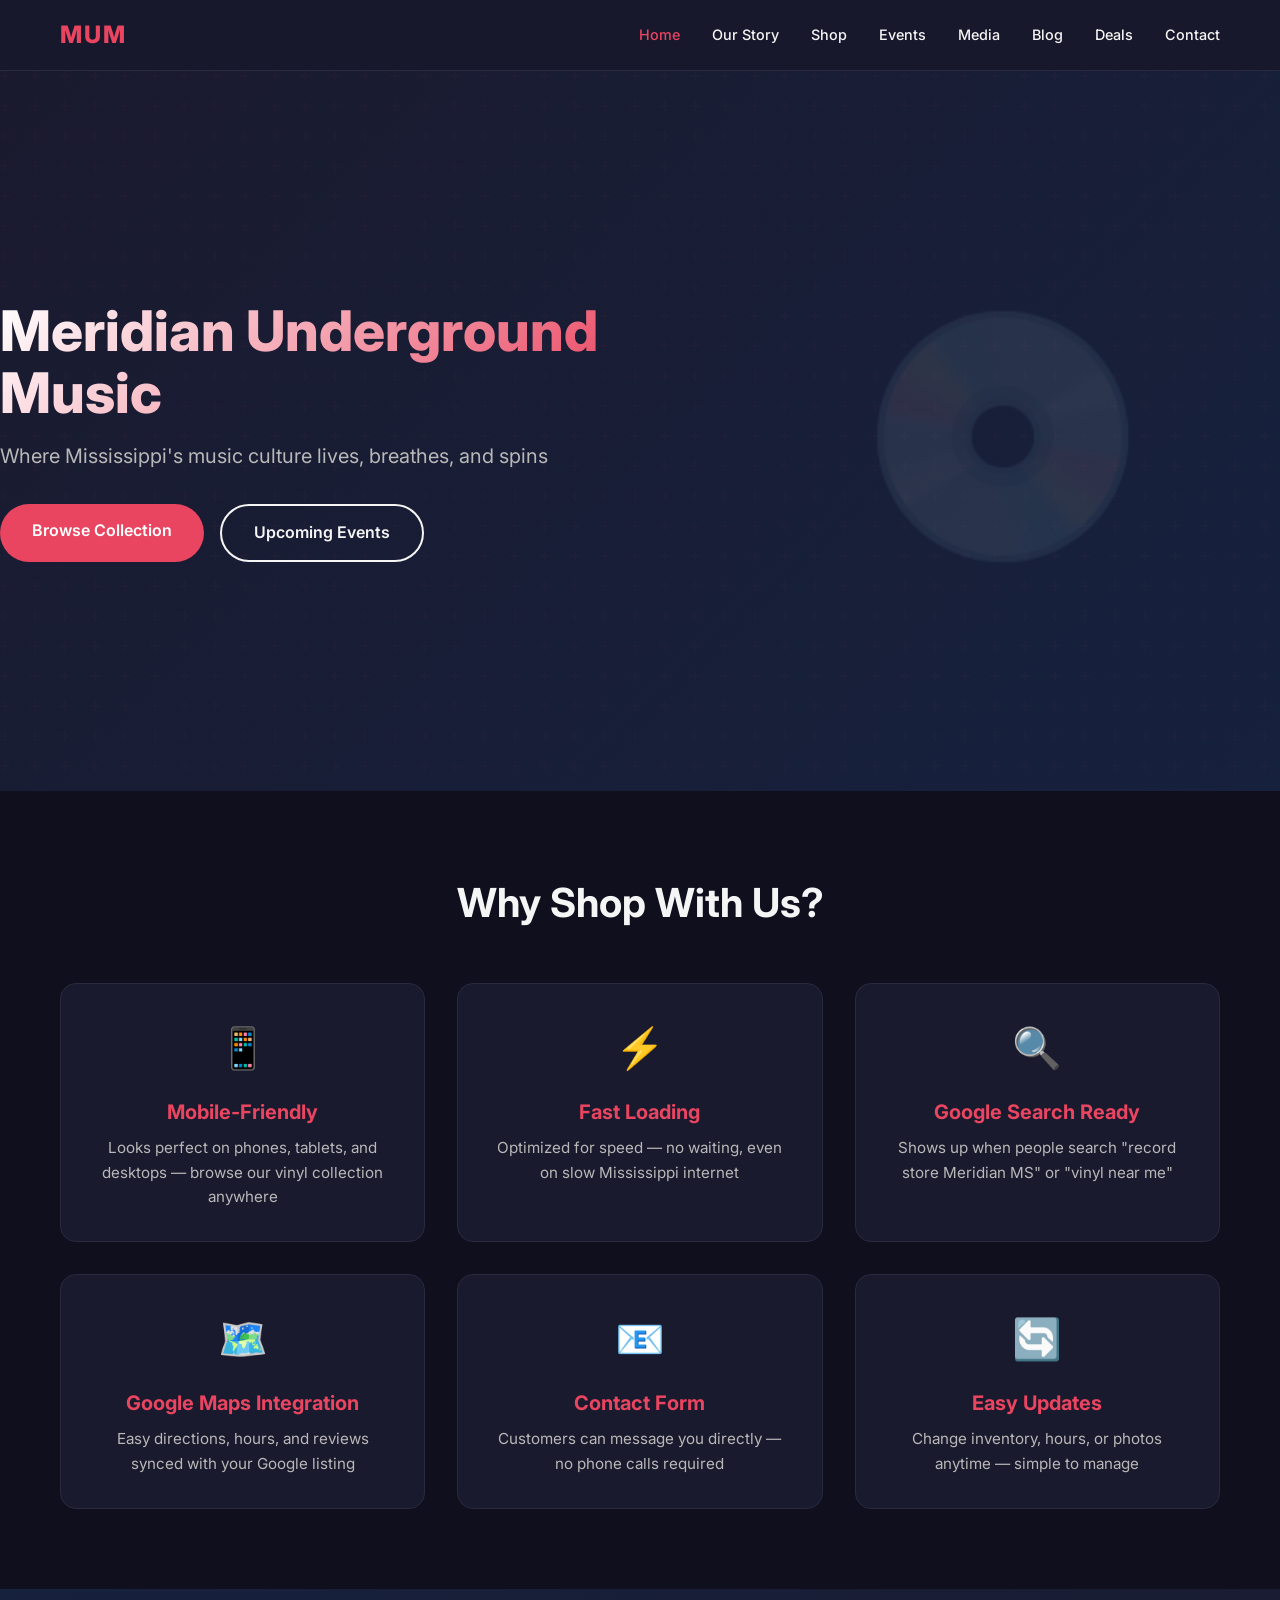
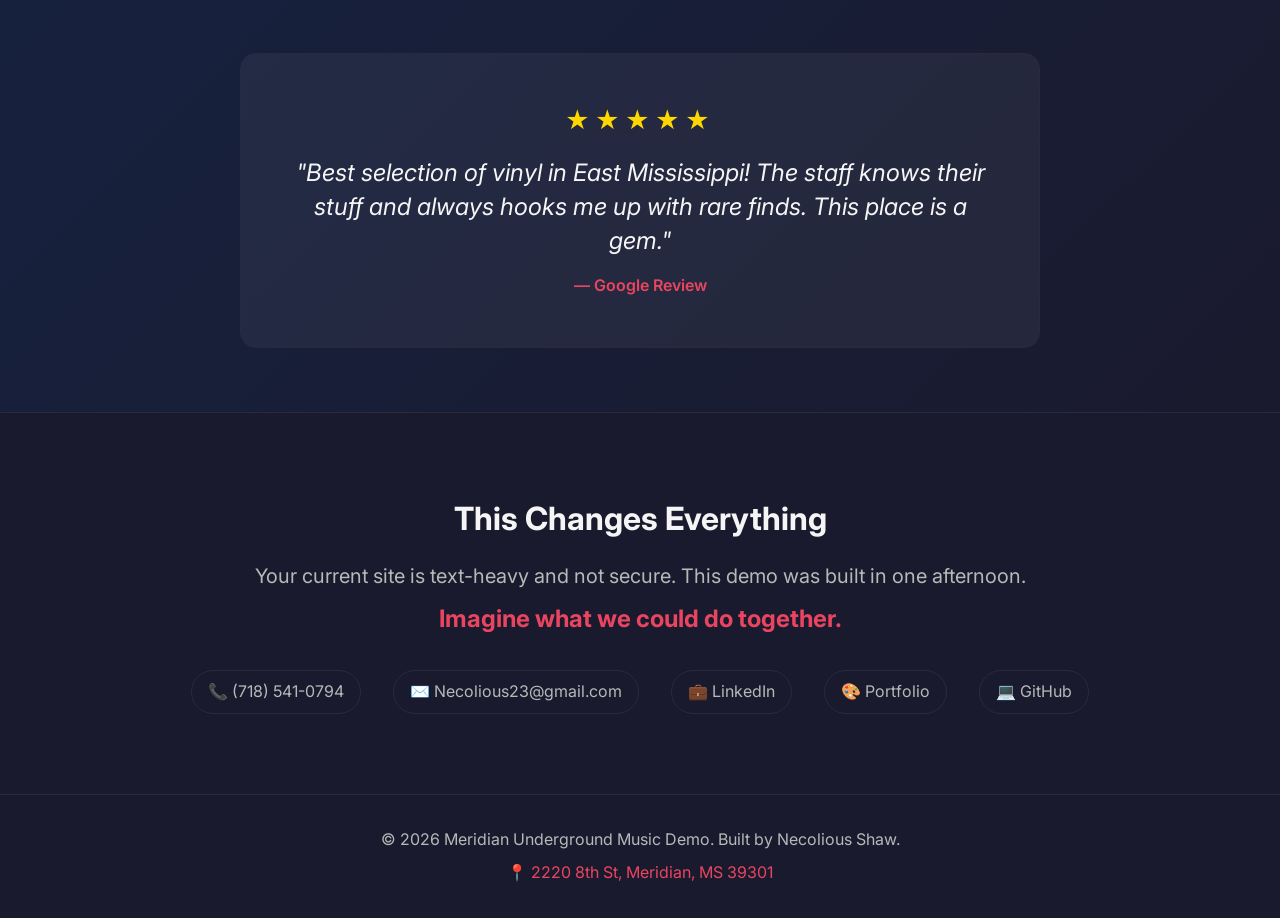
<file: index.html>
<!DOCTYPE html>
<html lang="en">
<head>
    <meta charset="UTF-8">
    <meta name="viewport" content="width=device-width, initial-scale=1.0">
    <title>Meridian Underground Music | Vinyl, Guitars & More | Meridian, MS</title>
    <meta name="description" content="Meridian's premier independent record store. Vinyl records, guitars, accessories, and local music culture since 2010.">
    <link rel="stylesheet" href="styles.css">
    <link href="https://fonts.googleapis.com/css2?family=Inter:wght@300;400;600;800&display=swap" rel="stylesheet">
</head>
<body>
    <nav class="navbar">
        <div class="container">
            <a href="index.html" class="logo">MUM</a>
            <button class="nav-toggle" onclick="toggleNav()">☰</button>
            <ul class="nav-links" id="navLinks">
                <li><a href="index.html" class="active">Home</a></li>
                <li><a href="story.html">Our Story</a></li>
                <li><a href="shop.html">Shop</a></li>
                <li><a href="events.html">Events</a></li>
                <li><a href="videos.html">Media</a></li>
                <li><a href="blog.html">Blog</a></li>
                <li><a href="offers.html">Deals</a></li>
                <li><a href="contact.html">Contact</a></li>
            </ul>
        </div>
    </nav>

    <header class="hero">
        <div class="hero-content">
            <h1>Meridian Underground Music</h1>
            <p class="tagline">Where Mississippi's music culture lives, breathes, and spins</p>
            <div class="hero-buttons">
                <a href="shop.html" class="btn btn-primary">Browse Collection</a>
                <a href="events.html" class="btn btn-secondary">Upcoming Events</a>
            </div>
        </div>
        <div class="hero-image">
            <div class="vinyl-animation">💿</div>
        </div>
    </header>

    <section class="features">
        <div class="container">
            <h2>Why Shop With Us?</h2>
            <div class="features-grid">
                <div class="feature-card">
                    <div class="icon">📱</div>
                    <h3>Mobile-Friendly</h3>
                    <p>Looks perfect on phones, tablets, and desktops — browse our vinyl collection anywhere</p>
                </div>
                <div class="feature-card">
                    <div class="icon">⚡</div>
                    <h3>Fast Loading</h3>
                    <p>Optimized for speed — no waiting, even on slow Mississippi internet</p>
                </div>
                <div class="feature-card">
                    <div class="icon">🔍</div>
                    <h3>Google Search Ready</h3>
                    <p>Shows up when people search "record store Meridian MS" or "vinyl near me"</p>
                </div>
                <div class="feature-card">
                    <div class="icon">🗺️</div>
                    <h3>Google Maps Integration</h3>
                    <p>Easy directions, hours, and reviews synced with your Google listing</p>
                </div>
                <div class="feature-card">
                    <div class="icon">📧</div>
                    <h3>Contact Form</h3>
                    <p>Customers can message you directly — no phone calls required</p>
                </div>
                <div class="feature-card">
                    <div class="icon">🔄</div>
                    <h3>Easy Updates</h3>
                    <p>Change inventory, hours, or photos anytime — simple to manage</p>
                </div>
            </div>
        </div>
    </section>

    <section class="testimonial">
        <div class="container">
            <div class="testimonial-card">
                <div class="stars">★★★★★</div>
                <p class="quote">"Best selection of vinyl in East Mississippi! The staff knows their stuff and always hooks me up with rare finds. This place is a gem."</p>
                <p class="author">— Google Review</p>
            </div>
        </div>
    </section>

    <section class="cta-section">
        <div class="container">
            <h2>This Changes Everything</h2>
            <p class="lead">Your current site is text-heavy and not secure. This demo was built in one afternoon.</p>
            <p class="highlight">Imagine what we could do together.</p>
            <div class="contact-info-footer">
                <a href="tel:718-541-0794" class="contact-item">📞 (718) 541-0794</a>
                <a href="mailto:Necolious23@gmail.com" class="contact-item">✉️ Necolious23@gmail.com</a>
                <a href="https://www.linkedin.com/in/necolious-shaw-442873396/" target="_blank" class="contact-item">💼 LinkedIn</a>
                <a href="https://necoliouss.github.io/NecoliousShaw-portfolio/" target="_blank" class="contact-item">🎨 Portfolio</a>
                <a href="https://github.com/necoliouss" target="_blank" class="contact-item">💻 GitHub</a>
            </div>
        </div>
    </section>

    <footer>
        <div class="container">
            <p>&copy; 2026 Meridian Underground Music Demo. Built by Necolious Shaw.</p>
            <p class="location">📍 2220 8th St, Meridian, MS 39301</p>
        </div>
    </footer>

    <script>
        function toggleNav() {
            document.getElementById('navLinks').classList.toggle('active');
        }
    </script>
</body>
</html>
</file>
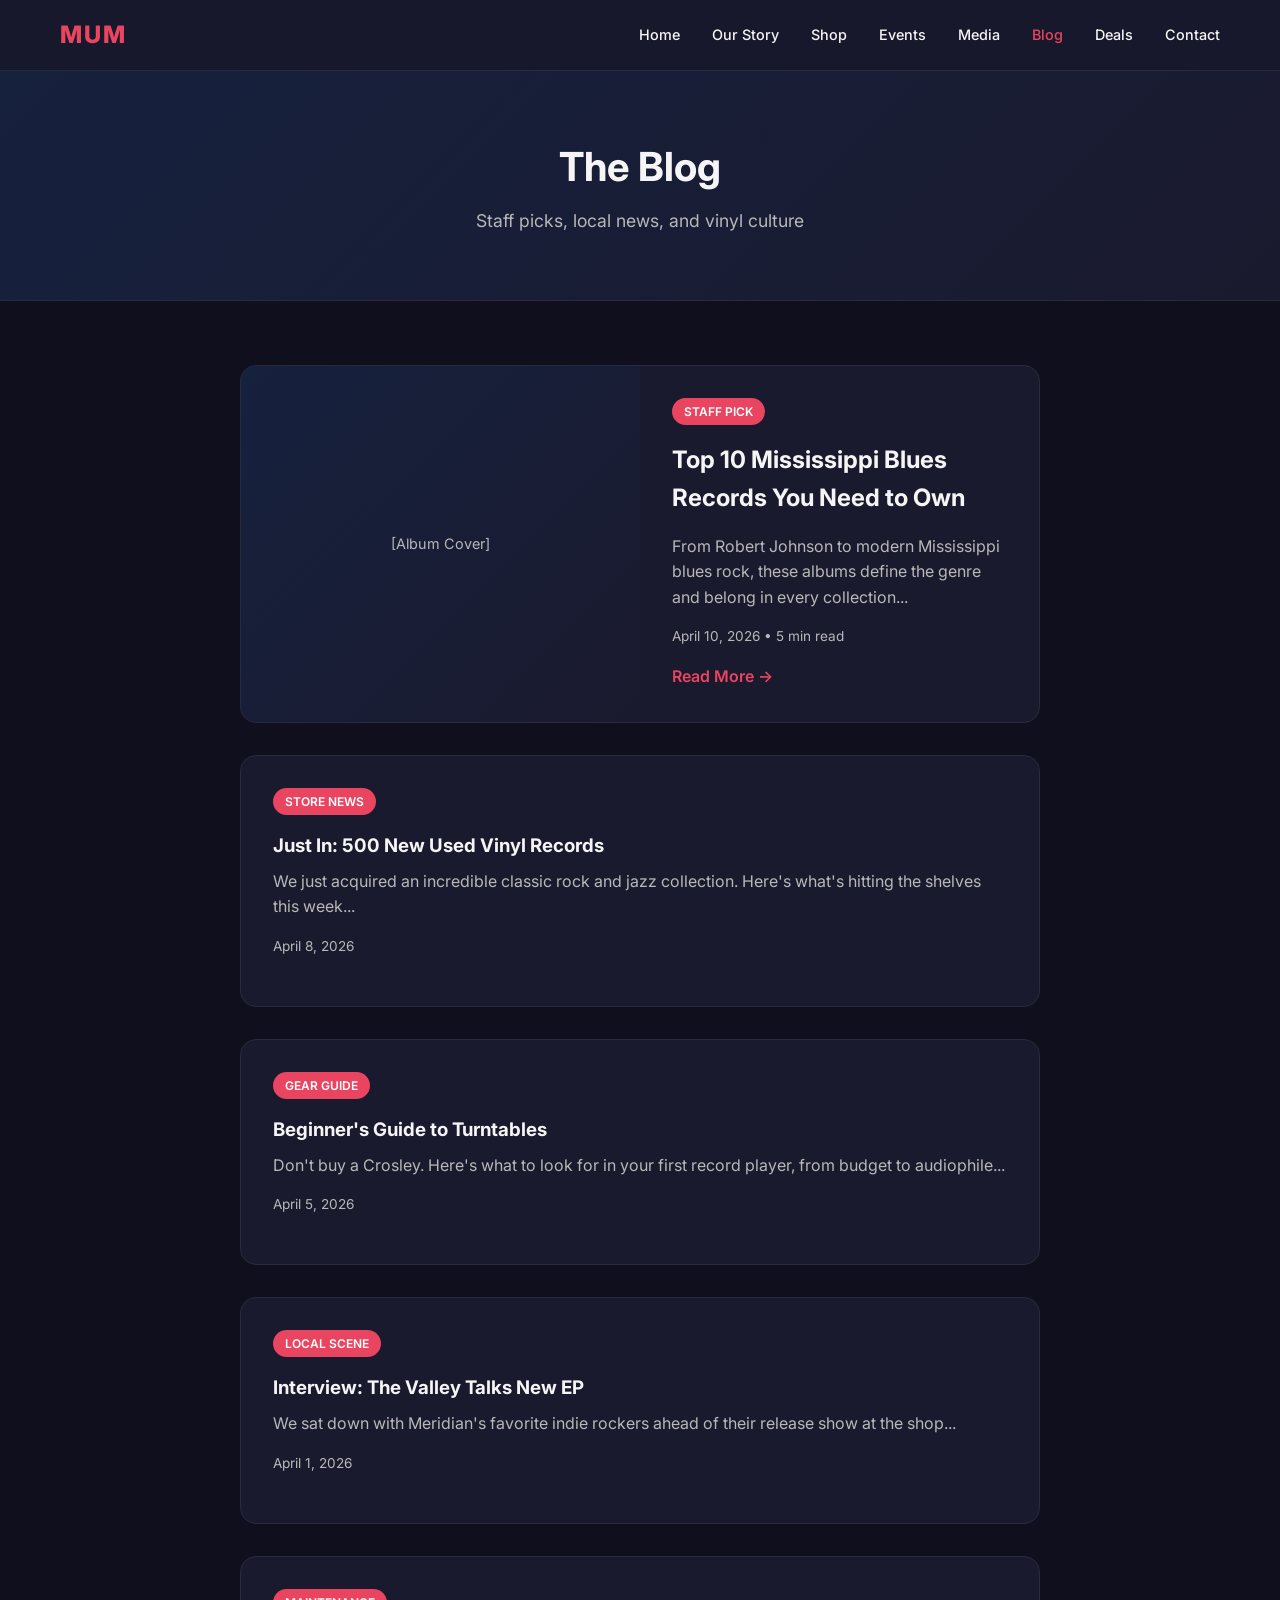
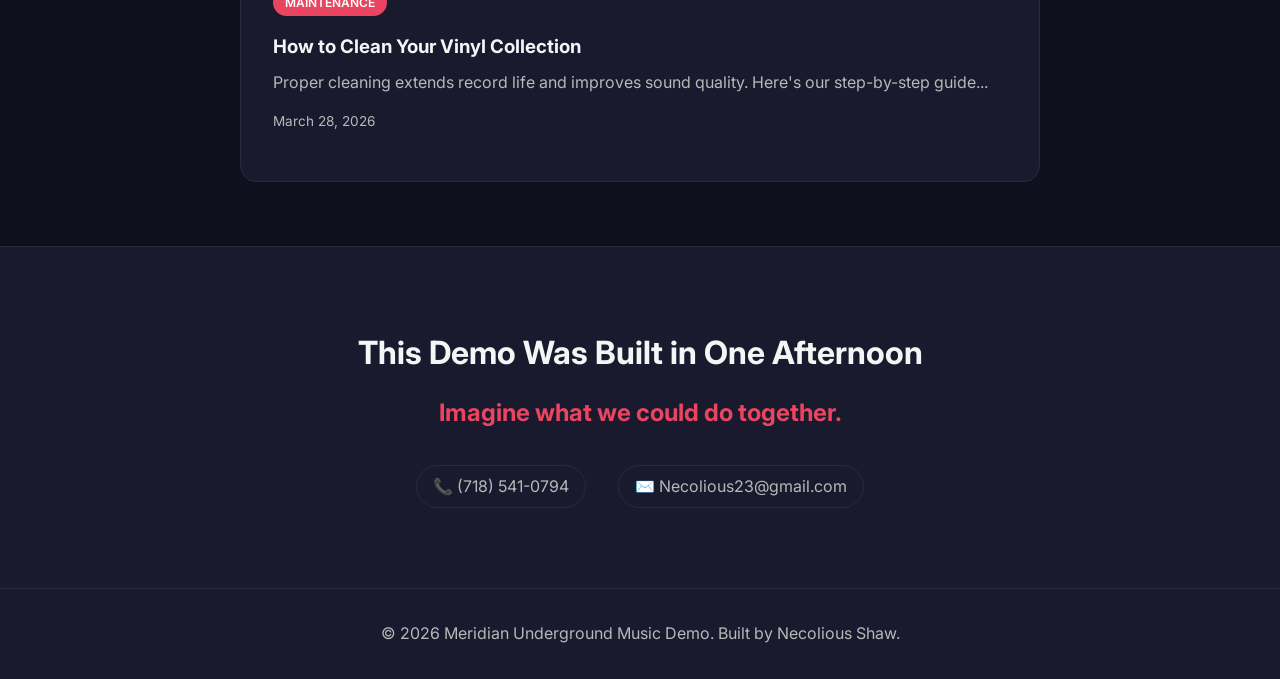
<file: blog.html>
<!DOCTYPE html>
<html lang="en">
<head>
    <meta charset="UTF-8">
    <meta name="viewport" content="width=device-width, initial-scale=1.0">
    <title>Blog | Meridian Underground Music</title>
    <meta name="description" content="Music news, staff picks, and local scene updates from Meridian Underground Music.">
    <link rel="stylesheet" href="styles.css">
    <link href="https://fonts.googleapis.com/css2?family=Inter:wght@300;400;600;800&display=swap" rel="stylesheet">
</head>
<body>
    <nav class="navbar">
        <div class="container">
            <a href="index.html" class="logo">MUM</a>
            <button class="nav-toggle" onclick="toggleNav()">☰</button>
            <ul class="nav-links" id="navLinks">
                <li><a href="index.html">Home</a></li>
                <li><a href="story.html">Our Story</a></li>
                <li><a href="shop.html">Shop</a></li>
                <li><a href="events.html">Events</a></li>
                <li><a href="videos.html">Media</a></li>
                <li><a href="blog.html" class="active">Blog</a></li>
                <li><a href="offers.html">Deals</a></li>
                <li><a href="contact.html">Contact</a></li>
            </ul>
        </div>
    </nav>

    <header class="page-header">
        <div class="container">
            <h1>The Blog</h1>
            <p>Staff picks, local news, and vinyl culture</p>
        </div>
    </header>

    <section class="blog-section">
        <div class="container">
            <div class="blog-grid">
                <article class="blog-card featured-post">
                    <div class="blog-image placeholder-img">[Album Cover]</div>
                    <div class="blog-content">
                        <span class="category">Staff Pick</span>
                        <h2>Top 10 Mississippi Blues Records You Need to Own</h2>
                        <p class="excerpt">From Robert Johnson to modern Mississippi blues rock, these albums define the genre and belong in every collection...</p>
                        <div class="meta">April 10, 2026 • 5 min read</div>
                        <a href="#" class="read-more">Read More →</a>
                    </div>
                </article>

                <article class="blog-card">
                    <div class="blog-content">
                        <span class="category">Store News</span>
                        <h3>Just In: 500 New Used Vinyl Records</h3>
                        <p class="excerpt">We just acquired an incredible classic rock and jazz collection. Here's what's hitting the shelves this week...</p>
                        <div class="meta">April 8, 2026</div>
                    </div>
                </article>

                <article class="blog-card">
                    <div class="blog-content">
                        <span class="category">Gear Guide</span>
                        <h3>Beginner's Guide to Turntables</h3>
                        <p class="excerpt">Don't buy a Crosley. Here's what to look for in your first record player, from budget to audiophile...</p>
                        <div class="meta">April 5, 2026</div>
                    </div>
                </article>

                <article class="blog-card">
                    <div class="blog-content">
                        <span class="category">Local Scene</span>
                        <h3>Interview: The Valley Talks New EP</h3>
                        <p class="excerpt">We sat down with Meridian's favorite indie rockers ahead of their release show at the shop...</p>
                        <div class="meta">April 1, 2026</div>
                    </div>
                </article>

                <article class="blog-card">
                    <div class="blog-content">
                        <span class="category">Maintenance</span>
                        <h3>How to Clean Your Vinyl Collection</h3>
                        <p class="excerpt">Proper cleaning extends record life and improves sound quality. Here's our step-by-step guide...</p>
                        <div class="meta">March 28, 2026</div>
                    </div>
                </article>
            </div>
        </div>
    </section>

    <section class="cta-section">
        <div class="container">
            <h2>This Demo Was Built in One Afternoon</h2>
            <p class="highlight">Imagine what we could do together.</p>
            <div class="contact-info-footer">
                <a href="tel:718-541-0794" class="contact-item">📞 (718) 541-0794</a>
                <a href="mailto:Necolious23@gmail.com" class="contact-item">✉️ Necolious23@gmail.com</a>
            </div>
        </div>
    </section>

    <footer>
        <div class="container">
            <p>&copy; 2026 Meridian Underground Music Demo. Built by Necolious Shaw.</p>
        </div>
    </footer>

    <script>
        function toggleNav() {
            document.getElementById('navLinks').classList.toggle('active');
        }
    </script>
</body>
</html>
</file>
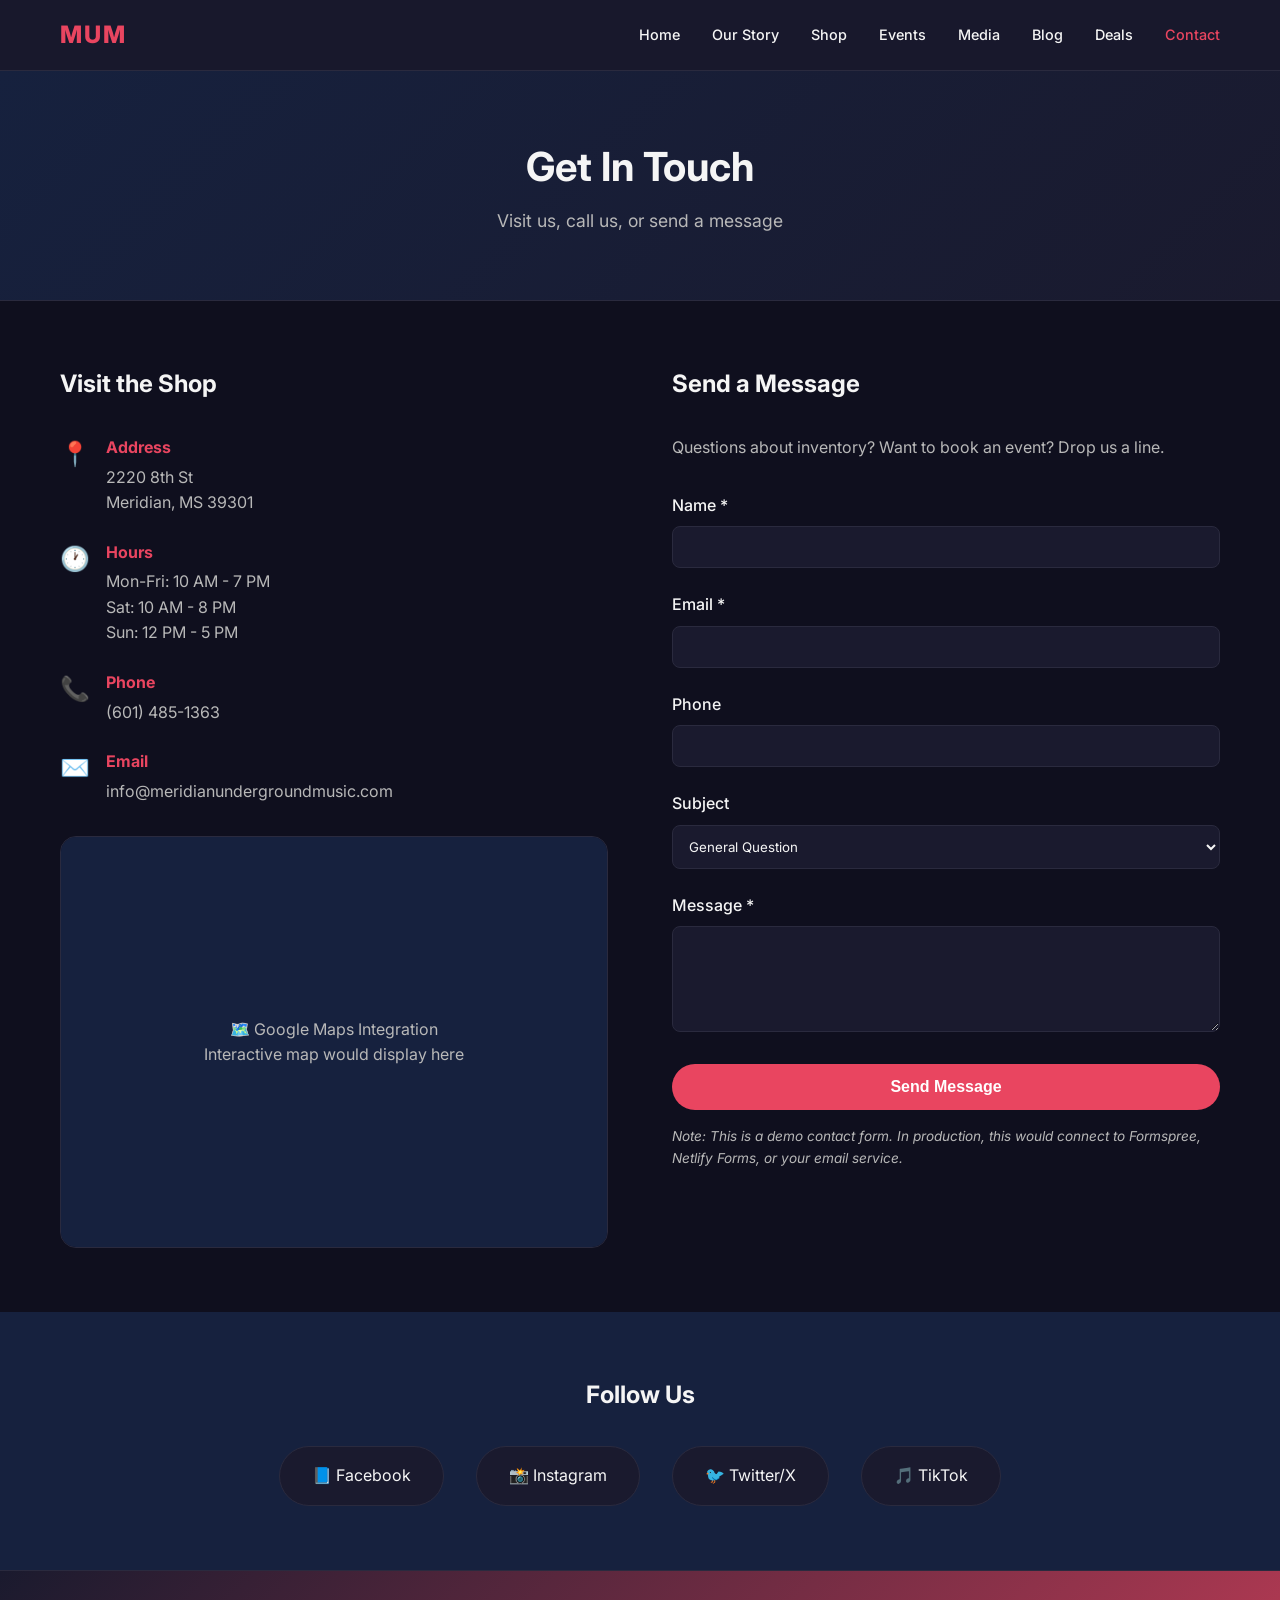
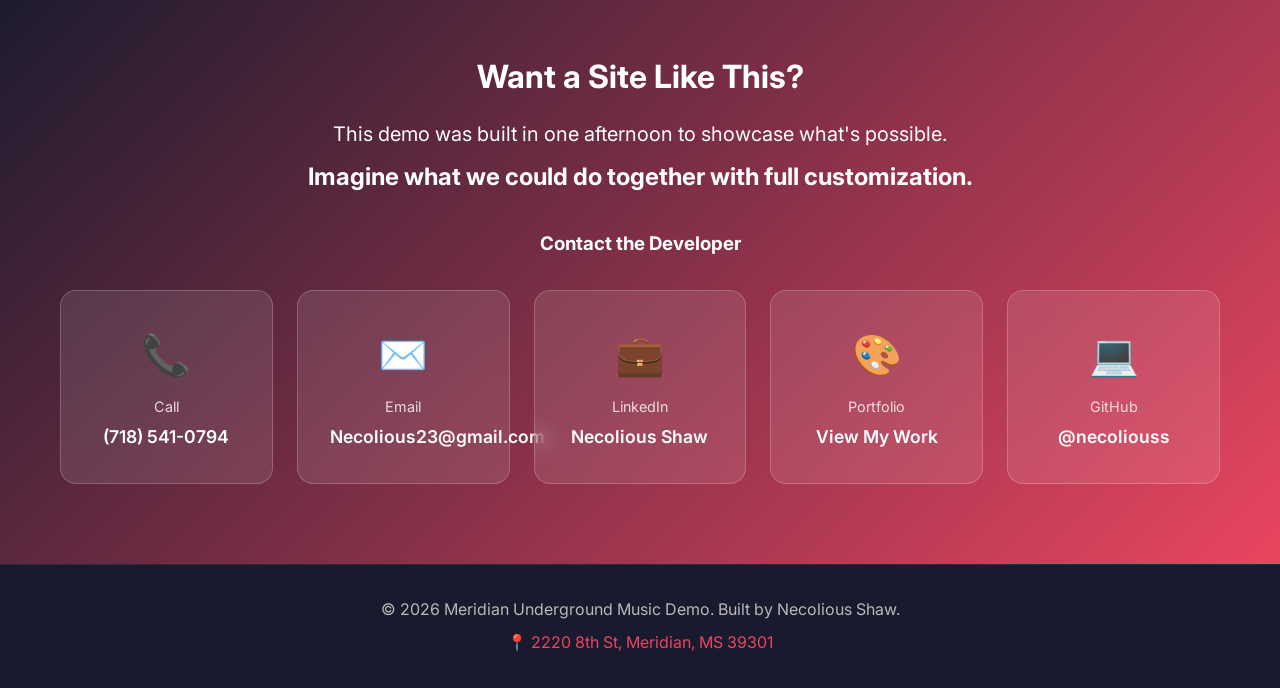
<file: contact.html>
<!DOCTYPE html>
<html lang="en">
<head>
    <meta charset="UTF-8">
    <meta name="viewport" content="width=device-width, initial-scale=1.0">
    <title>Contact | Meridian Underground Music</title>
    <meta name="description" content="Contact Meridian Underground Music. Find us at 2220 8th St, Meridian, MS.">
    <link rel="stylesheet" href="styles.css">
    <link href="https://fonts.googleapis.com/css2?family=Inter:wght@300;400;600;800&display=swap" rel="stylesheet">
</head>
<body>
    <nav class="navbar">
        <div class="container">
            <a href="index.html" class="logo">MUM</a>
            <button class="nav-toggle" onclick="toggleNav()">☰</button>
            <ul class="nav-links" id="navLinks">
                <li><a href="index.html">Home</a></li>
                <li><a href="story.html">Our Story</a></li>
                <li><a href="shop.html">Shop</a></li>
                <li><a href="events.html">Events</a></li>
                <li><a href="videos.html">Media</a></li>
                <li><a href="blog.html">Blog</a></li>
                <li><a href="offers.html">Deals</a></li>
                <li><a href="contact.html" class="active">Contact</a></li>
            </ul>
        </div>
    </nav>

    <header class="page-header">
        <div class="container">
            <h1>Get In Touch</h1>
            <p>Visit us, call us, or send a message</p>
        </div>
    </header>

    <section class="contact-section">
        <div class="container">
            <div class="contact-grid">
                <div class="contact-info-block">
                    <h2>Visit the Shop</h2>
                    <div class="info-item">
                        <span class="icon">📍</span>
                        <div>
                            <p><strong>Address</strong></p>
                            <p>2220 8th St<br>Meridian, MS 39301</p>
                        </div>
                    </div>
                    <div class="info-item">
                        <span class="icon">🕐</span>
                        <div>
                            <p><strong>Hours</strong></p>
                            <p>Mon-Fri: 10 AM - 7 PM<br>Sat: 10 AM - 8 PM<br>Sun: 12 PM - 5 PM</p>
                        </div>
                    </div>
                    <div class="info-item">
                        <span class="icon">📞</span>
                        <div>
                            <p><strong>Phone</strong></p>
                            <p>(601) 485-1363</p>
                        </div>
                    </div>
                    <div class="info-item">
                        <span class="icon">✉️</span>
                        <div>
                            <p><strong>Email</strong></p>
                            <p>info@meridianundergroundmusic.com</p>
                        </div>
                    </div>
                    
                    <div class="map-container">
                        <div class="map-placeholder">
                            <p>🗺️ Google Maps Integration</p>
                            <p>Interactive map would display here</p>
                        </div>
                    </div>
                </div>

                <div class="contact-form-block">
                    <h2>Send a Message</h2>
                    <p>Questions about inventory? Want to book an event? Drop us a line.</p>
                    
                    <form class="contact-form">
                        <div class="form-group">
                            <label for="name">Name *</label>
                            <input type="text" id="name" name="name" required>
                        </div>
                        <div class="form-group">
                            <label for="email">Email *</label>
                            <input type="email" id="email" name="email" required>
                        </div>
                        <div class="form-group">
                            <label for="phone">Phone</label>
                            <input type="tel" id="phone" name="phone">
                        </div>
                        <div class="form-group">
                            <label for="subject">Subject</label>
                            <select id="subject" name="subject">
                                <option>General Question</option>
                                <option>Product Inquiry</option>
                                <option>Event Booking</option>
                                <option>Trade-in Appraisal</option>
                                <option>Lesson Sign-up</option>
                            </select>
                        </div>
                        <div class="form-group">
                            <label for="message">Message *</label>
                            <textarea id="message" name="message" rows="5" required></textarea>
                        </div>
                        <button type="submit" class="btn btn-primary btn-full">Send Message</button>
                    </form>
                    <p class="form-note">Note: This is a demo contact form. In production, this would connect to Formspree, Netlify Forms, or your email service.</p>
                </div>
            </div>
        </div>
    </section>

    <section class="social-section">
        <div class="container">
            <h2>Follow Us</h2>
            <div class="social-links">
                <a href="#" class="social-link">📘 Facebook</a>
                <a href="#" class="social-link">📸 Instagram</a>
                <a href="#" class="social-link">🐦 Twitter/X</a>
                <a href="#" class="social-link">🎵 TikTok</a>
            </div>
        </div>
    </section>

    <section class="cta-section developer-cta">
        <div class="container">
            <h2>Want a Site Like This?</h2>
            <p class="lead">This demo was built in one afternoon to showcase what's possible.</p>
            <p class="highlight">Imagine what we could do together with full customization.</p>
            
            <div class="developer-contact">
                <h3>Contact the Developer</h3>
                <div class="contact-cards">
                    <a href="tel:718-541-0794" class="contact-card-large">
                        <span class="big-icon">📞</span>
                        <span class="contact-label">Call</span>
                        <span class="contact-detail">(718) 541-0794</span>
                    </a>
                    <a href="mailto:Necolious23@gmail.com" class="contact-card-large">
                        <span class="big-icon">✉️</span>
                        <span class="contact-label">Email</span>
                        <span class="contact-detail">Necolious23@gmail.com</span>
                    </a>
                    <a href="https://www.linkedin.com/in/necolious-shaw-442873396/" target="_blank" class="contact-card-large">
                        <span class="big-icon">💼</span>
                        <span class="contact-label">LinkedIn</span>
                        <span class="contact-detail">Necolious Shaw</span>
                    </a>
                    <a href="https://necoliouss.github.io/NecoliousShaw-portfolio/" target="_blank" class="contact-card-large">
                        <span class="big-icon">🎨</span>
                        <span class="contact-label">Portfolio</span>
                        <span class="contact-detail">View My Work</span>
                    </a>
                    <a href="https://github.com/necoliouss" target="_blank" class="contact-card-large">
                        <span class="big-icon">💻</span>
                        <span class="contact-label">GitHub</span>
                        <span class="contact-detail">@necoliouss</span>
                    </a>
                </div>
            </div>
        </div>
    </section>

    <footer>
        <div class="container">
            <p>&copy; 2026 Meridian Underground Music Demo. Built by Necolious Shaw.</p>
            <p class="location">📍 2220 8th St, Meridian, MS 39301</p>
        </div>
    </footer>

    <script>
        function toggleNav() {
            document.getElementById('navLinks').classList.toggle('active');
        }
        
        // Demo form handler
        document.querySelector('.contact-form').addEventListener('submit', function(e) {
            e.preventDefault();
            alert('Demo form submitted! In production, this would send to Formspree or similar service.');
        });
    </script>
</body>
</html>
</file>
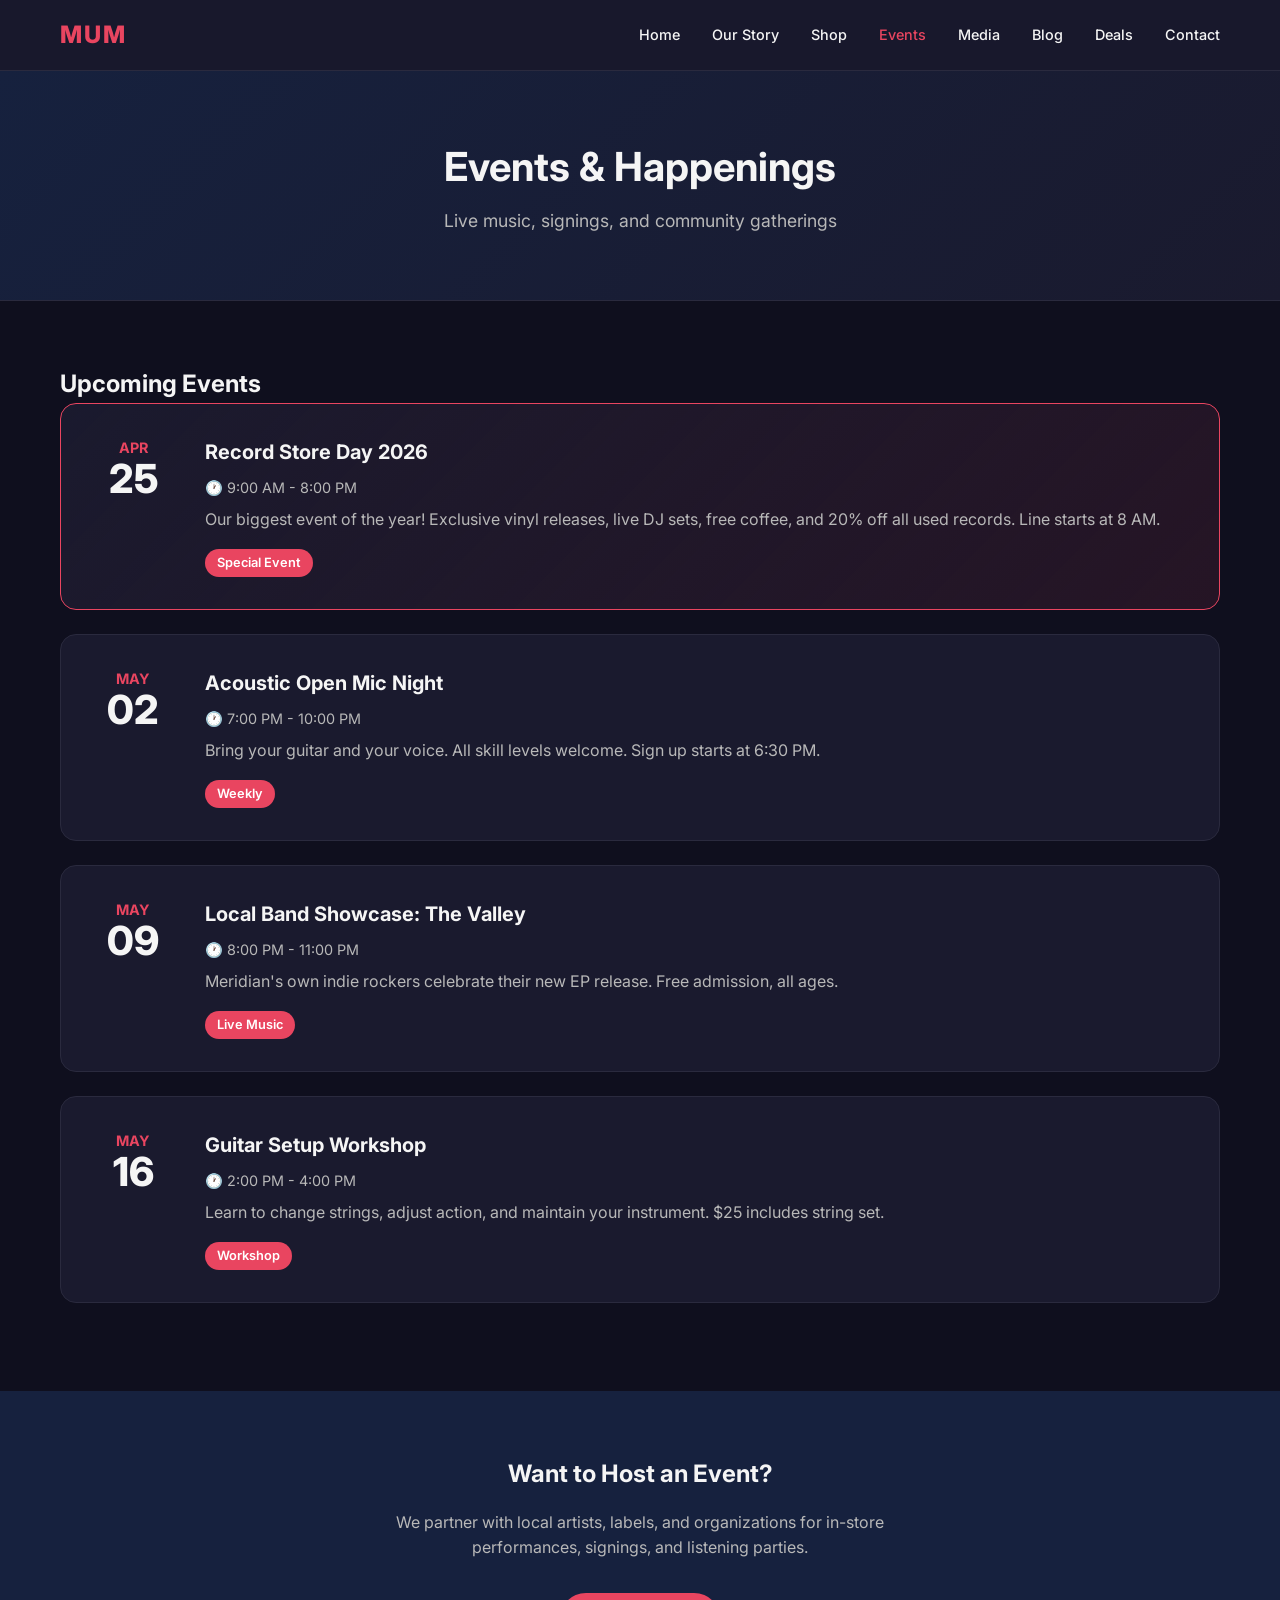
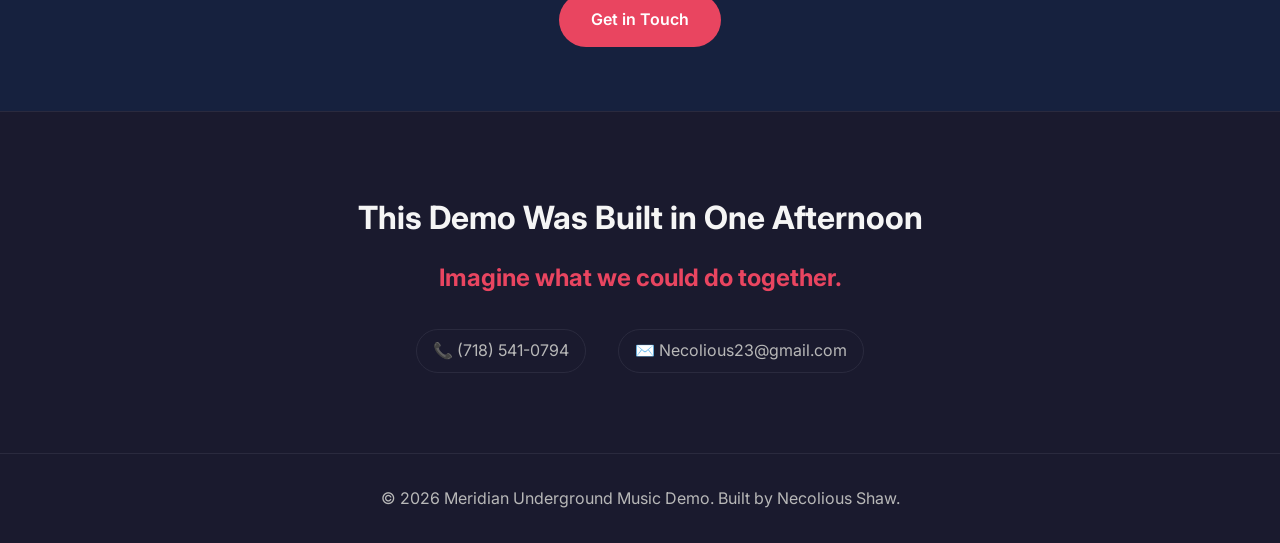
<file: events.html>
<!DOCTYPE html>
<html lang="en">
<head>
    <meta charset="UTF-8">
    <meta name="viewport" content="width=device-width, initial-scale=1.0">
    <title>Events | Meridian Underground Music</title>
    <meta name="description" content="Live music, album releases, and community events at Meridian Underground Music.">
    <link rel="stylesheet" href="styles.css">
    <link href="https://fonts.googleapis.com/css2?family=Inter:wght@300;400;600;800&display=swap" rel="stylesheet">
</head>
<body>
    <nav class="navbar">
        <div class="container">
            <a href="index.html" class="logo">MUM</a>
            <button class="nav-toggle" onclick="toggleNav()">☰</button>
            <ul class="nav-links" id="navLinks">
                <li><a href="index.html">Home</a></li>
                <li><a href="story.html">Our Story</a></li>
                <li><a href="shop.html">Shop</a></li>
                <li><a href="events.html" class="active">Events</a></li>
                <li><a href="videos.html">Media</a></li>
                <li><a href="blog.html">Blog</a></li>
                <li><a href="offers.html">Deals</a></li>
                <li><a href="contact.html">Contact</a></li>
            </ul>
        </div>
    </nav>

    <header class="page-header">
        <div class="container">
            <h1>Events & Happenings</h1>
            <p>Live music, signings, and community gatherings</p>
        </div>
    </header>

    <section class="events-section">
        <div class="container">
            <h2>Upcoming Events</h2>
            
            <div class="event-card featured">
                <div class="event-date">
                    <span class="month">APR</span>
                    <span class="day">25</span>
                </div>
                <div class="event-details">
                    <h3>Record Store Day 2026</h3>
                    <p class="time">🕐 9:00 AM - 8:00 PM</p>
                    <p class="description">Our biggest event of the year! Exclusive vinyl releases, live DJ sets, free coffee, and 20% off all used records. Line starts at 8 AM.</p>
                    <span class="tag">Special Event</span>
                </div>
            </div>

            <div class="event-card">
                <div class="event-date">
                    <span class="month">MAY</span>
                    <span class="day">02</span>
                </div>
                <div class="event-details">
                    <h3>Acoustic Open Mic Night</h3>
                    <p class="time">🕐 7:00 PM - 10:00 PM</p>
                    <p class="description">Bring your guitar and your voice. All skill levels welcome. Sign up starts at 6:30 PM.</p>
                    <span class="tag">Weekly</span>
                </div>
            </div>

            <div class="event-card">
                <div class="event-date">
                    <span class="month">MAY</span>
                    <span class="day">09</span>
                </div>
                <div class="event-details">
                    <h3>Local Band Showcase: The Valley</h3>
                    <p class="time">🕐 8:00 PM - 11:00 PM</p>
                    <p class="description">Meridian's own indie rockers celebrate their new EP release. Free admission, all ages.</p>
                    <span class="tag">Live Music</span>
                </div>
            </div>

            <div class="event-card">
                <div class="event-date">
                    <span class="month">MAY</span>
                    <span class="day">16</span>
                </div>
                <div class="event-details">
                    <h3>Guitar Setup Workshop</h3>
                    <p class="time">🕐 2:00 PM - 4:00 PM</p>
                    <p class="description">Learn to change strings, adjust action, and maintain your instrument. $25 includes string set.</p>
                    <span class="tag">Workshop</span>
                </div>
            </div>
        </div>
    </section>

    <section class="host-event">
        <div class="container">
            <h2>Want to Host an Event?</h2>
            <p>We partner with local artists, labels, and organizations for in-store performances, signings, and listening parties.</p>
            <a href="contact.html" class="btn btn-primary">Get in Touch</a>
        </div>
    </section>

    <section class="cta-section">
        <div class="container">
            <h2>This Demo Was Built in One Afternoon</h2>
            <p class="highlight">Imagine what we could do together.</p>
            <div class="contact-info-footer">
                <a href="tel:718-541-0794" class="contact-item">📞 (718) 541-0794</a>
                <a href="mailto:Necolious23@gmail.com" class="contact-item">✉️ Necolious23@gmail.com</a>
            </div>
        </div>
    </section>

    <footer>
        <div class="container">
            <p>&copy; 2026 Meridian Underground Music Demo. Built by Necolious Shaw.</p>
        </div>
    </footer>

    <script>
        function toggleNav() {
            document.getElementById('navLinks').classList.toggle('active');
        }
    </script>
</body>
</html>
</file>
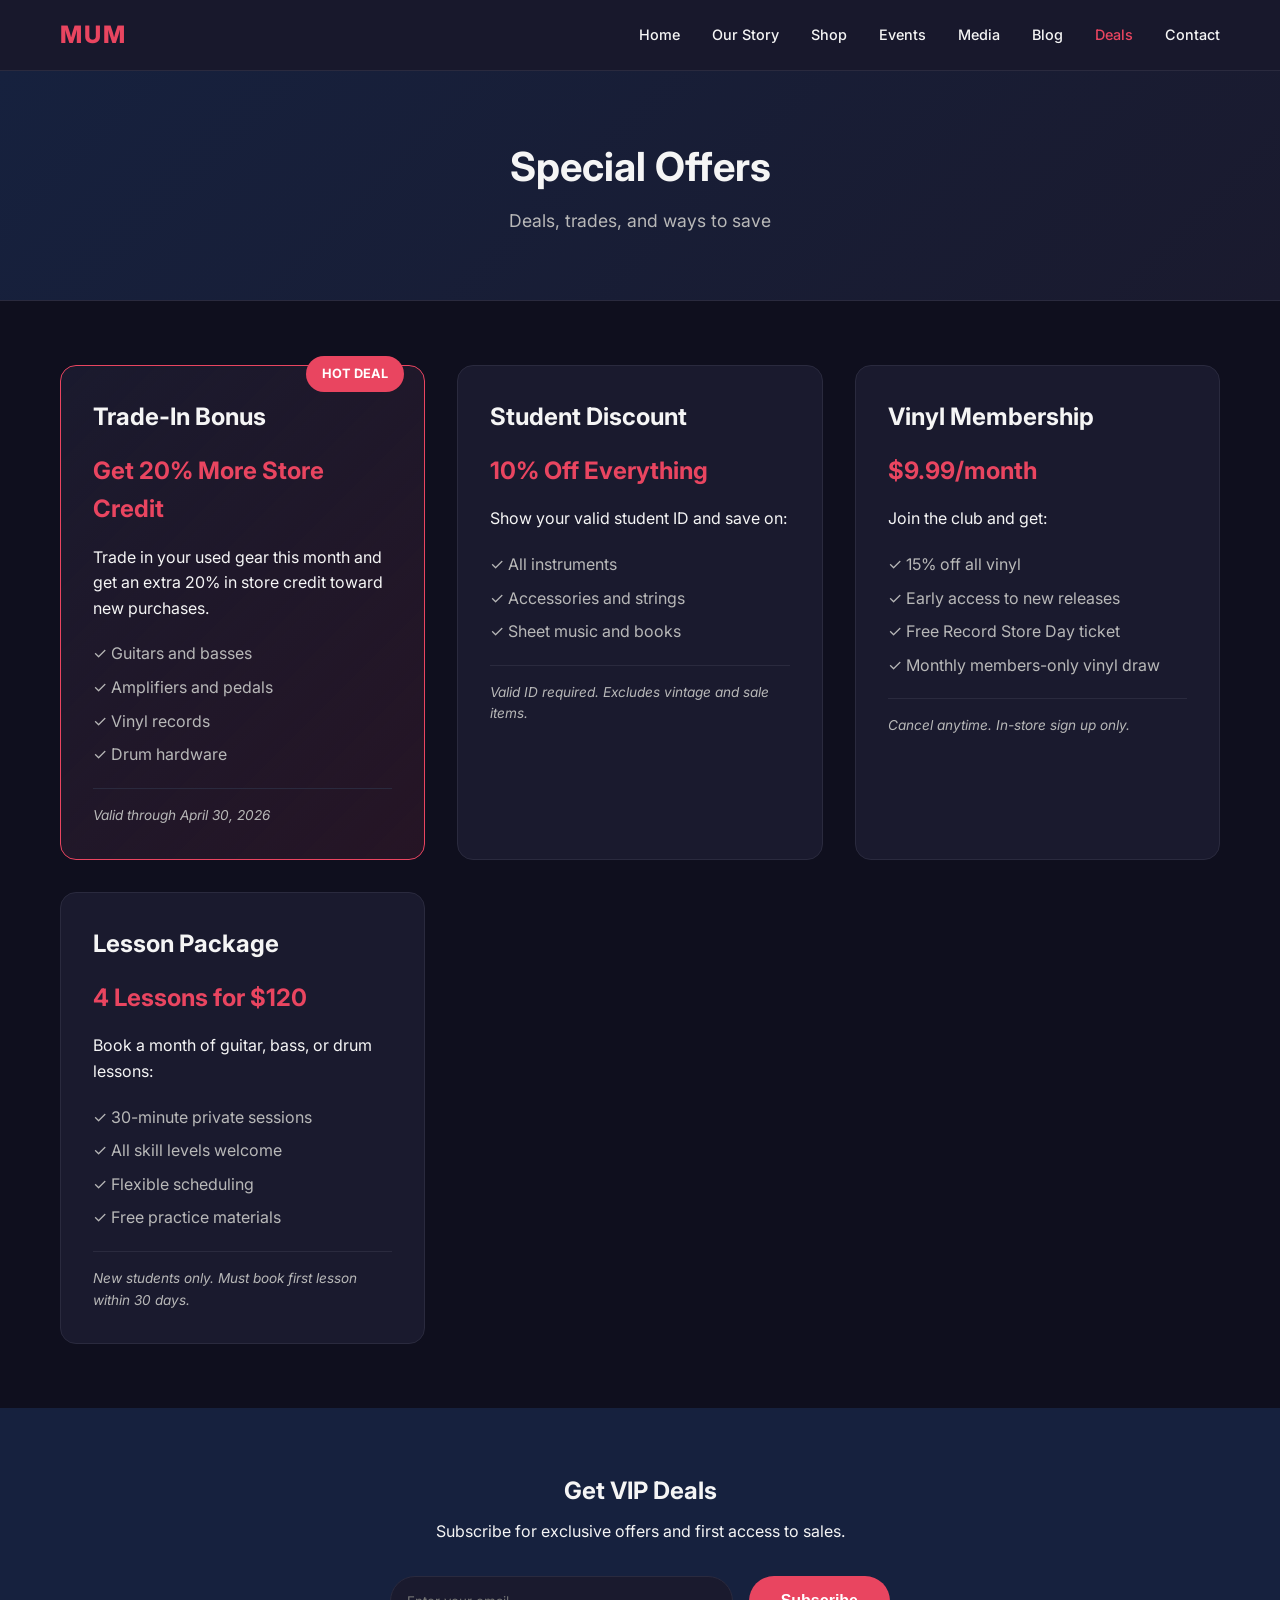
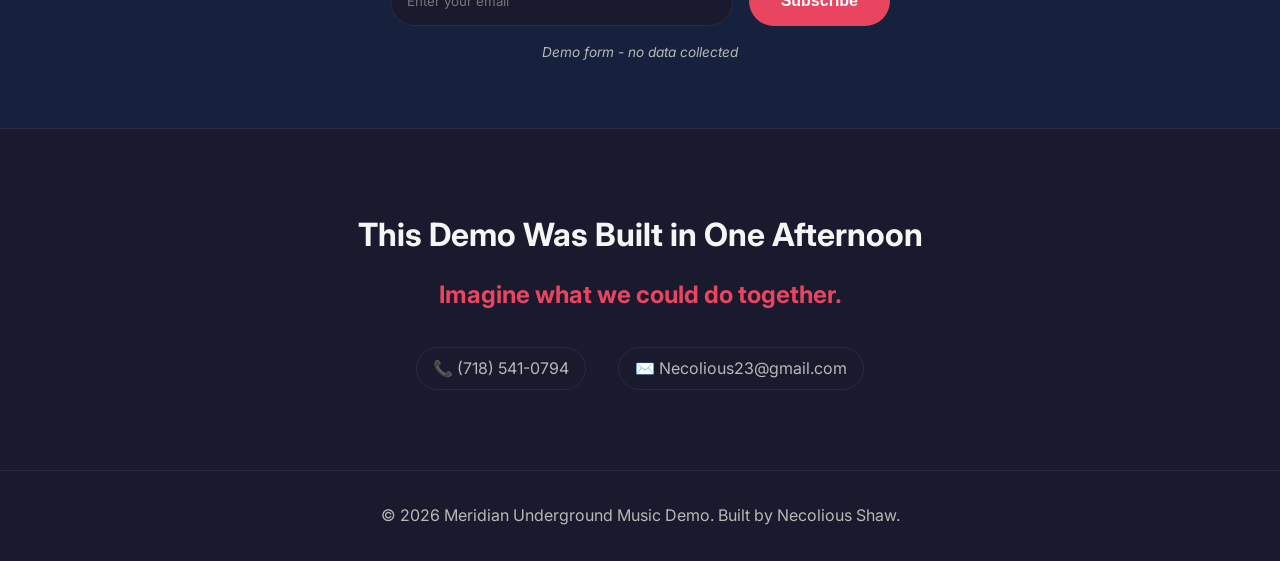
<file: offers.html>
<!DOCTYPE html>
<html lang="en">
<head>
    <meta charset="UTF-8">
    <meta name="viewport" content="width=device-width, initial-scale=1.0">
    <title>Special Offers | Meridian Underground Music</title>
    <meta name="description" content="Current deals, trade-in offers, and special promotions at Meridian Underground Music.">
    <link rel="stylesheet" href="styles.css">
    <link href="https://fonts.googleapis.com/css2?family=Inter:wght@300;400;600;800&display=swap" rel="stylesheet">
</head>
<body>
    <nav class="navbar">
        <div class="container">
            <a href="index.html" class="logo">MUM</a>
            <button class="nav-toggle" onclick="toggleNav()">☰</button>
            <ul class="nav-links" id="navLinks">
                <li><a href="index.html">Home</a></li>
                <li><a href="story.html">Our Story</a></li>
                <li><a href="shop.html">Shop</a></li>
                <li><a href="events.html">Events</a></li>
                <li><a href="videos.html">Media</a></li>
                <li><a href="blog.html">Blog</a></li>
                <li><a href="offers.html" class="active">Deals</a></li>
                <li><a href="contact.html">Contact</a></li>
            </ul>
        </div>
    </nav>

    <header class="page-header">
        <div class="container">
            <h1>Special Offers</h1>
            <p>Deals, trades, and ways to save</p>
        </div>
    </header>

    <section class="offers-section">
        <div class="container">
            <div class="offer-grid">
                <div class="offer-card hot">
                    <div class="offer-badge">HOT DEAL</div>
                    <h2>Trade-In Bonus</h2>
                    <div class="offer-details">
                        <p class="deal-headline">Get 20% More Store Credit</p>
                        <p>Trade in your used gear this month and get an extra 20% in store credit toward new purchases.</p>
                        <ul>
                            <li>✓ Guitars and basses</li>
                            <li>✓ Amplifiers and pedals</li>
                            <li>✓ Vinyl records</li>
                            <li>✓ Drum hardware</li>
                        </ul>
                        <p class="terms">Valid through April 30, 2026</p>
                    </div>
                </div>

                <div class="offer-card">
                    <h2>Student Discount</h2>
                    <div class="offer-details">
                        <p class="deal-headline">10% Off Everything</p>
                        <p>Show your valid student ID and save on:</p>
                        <ul>
                            <li>✓ All instruments</li>
                            <li>✓ Accessories and strings</li>
                            <li>✓ Sheet music and books</li>
                        </ul>
                        <p class="terms">Valid ID required. Excludes vintage and sale items.</p>
                    </div>
                </div>

                <div class="offer-card">
                    <h2>Vinyl Membership</h2>
                    <div class="offer-details">
                        <p class="deal-headline">$9.99/month</p>
                        <p>Join the club and get:</p>
                        <ul>
                            <li>✓ 15% off all vinyl</li>
                            <li>✓ Early access to new releases</li>
                            <li>✓ Free Record Store Day ticket</li>
                            <li>✓ Monthly members-only vinyl draw</li>
                        </ul>
                        <p class="terms">Cancel anytime. In-store sign up only.</p>
                    </div>
                </div>

                <div class="offer-card">
                    <h2>Lesson Package</h2>
                    <div class="offer-details">
                        <p class="deal-headline">4 Lessons for $120</p>
                        <p>Book a month of guitar, bass, or drum lessons:</p>
                        <ul>
                            <li>✓ 30-minute private sessions</li>
                            <li>✓ All skill levels welcome</li>
                            <li>✓ Flexible scheduling</li>
                            <li>✓ Free practice materials</li>
                        </ul>
                        <p class="terms">New students only. Must book first lesson within 30 days.</p>
                    </div>
                </div>
            </div>
        </div>
    </section>

    <section class="newsletter-section">
        <div class="container">
            <h2>Get VIP Deals</h2>
            <p>Subscribe for exclusive offers and first access to sales.</p>
            <form class="newsletter-form">
                <input type="email" placeholder="Enter your email" required>
                <button type="submit" class="btn btn-primary">Subscribe</button>
            </form>
            <p class="form-note">Demo form - no data collected</p>
        </div>
    </section>

    <section class="cta-section">
        <div class="container">
            <h2>This Demo Was Built in One Afternoon</h2>
            <p class="highlight">Imagine what we could do together.</p>
            <div class="contact-info-footer">
                <a href="tel:718-541-0794" class="contact-item">📞 (718) 541-0794</a>
                <a href="mailto:Necolious23@gmail.com" class="contact-item">✉️ Necolious23@gmail.com</a>
            </div>
        </div>
    </section>

    <footer>
        <div class="container">
            <p>&copy; 2026 Meridian Underground Music Demo. Built by Necolious Shaw.</p>
        </div>
    </footer>

    <script>
        function toggleNav() {
            document.getElementById('navLinks').classList.toggle('active');
        }
    </script>
</body>
</html>
</file>
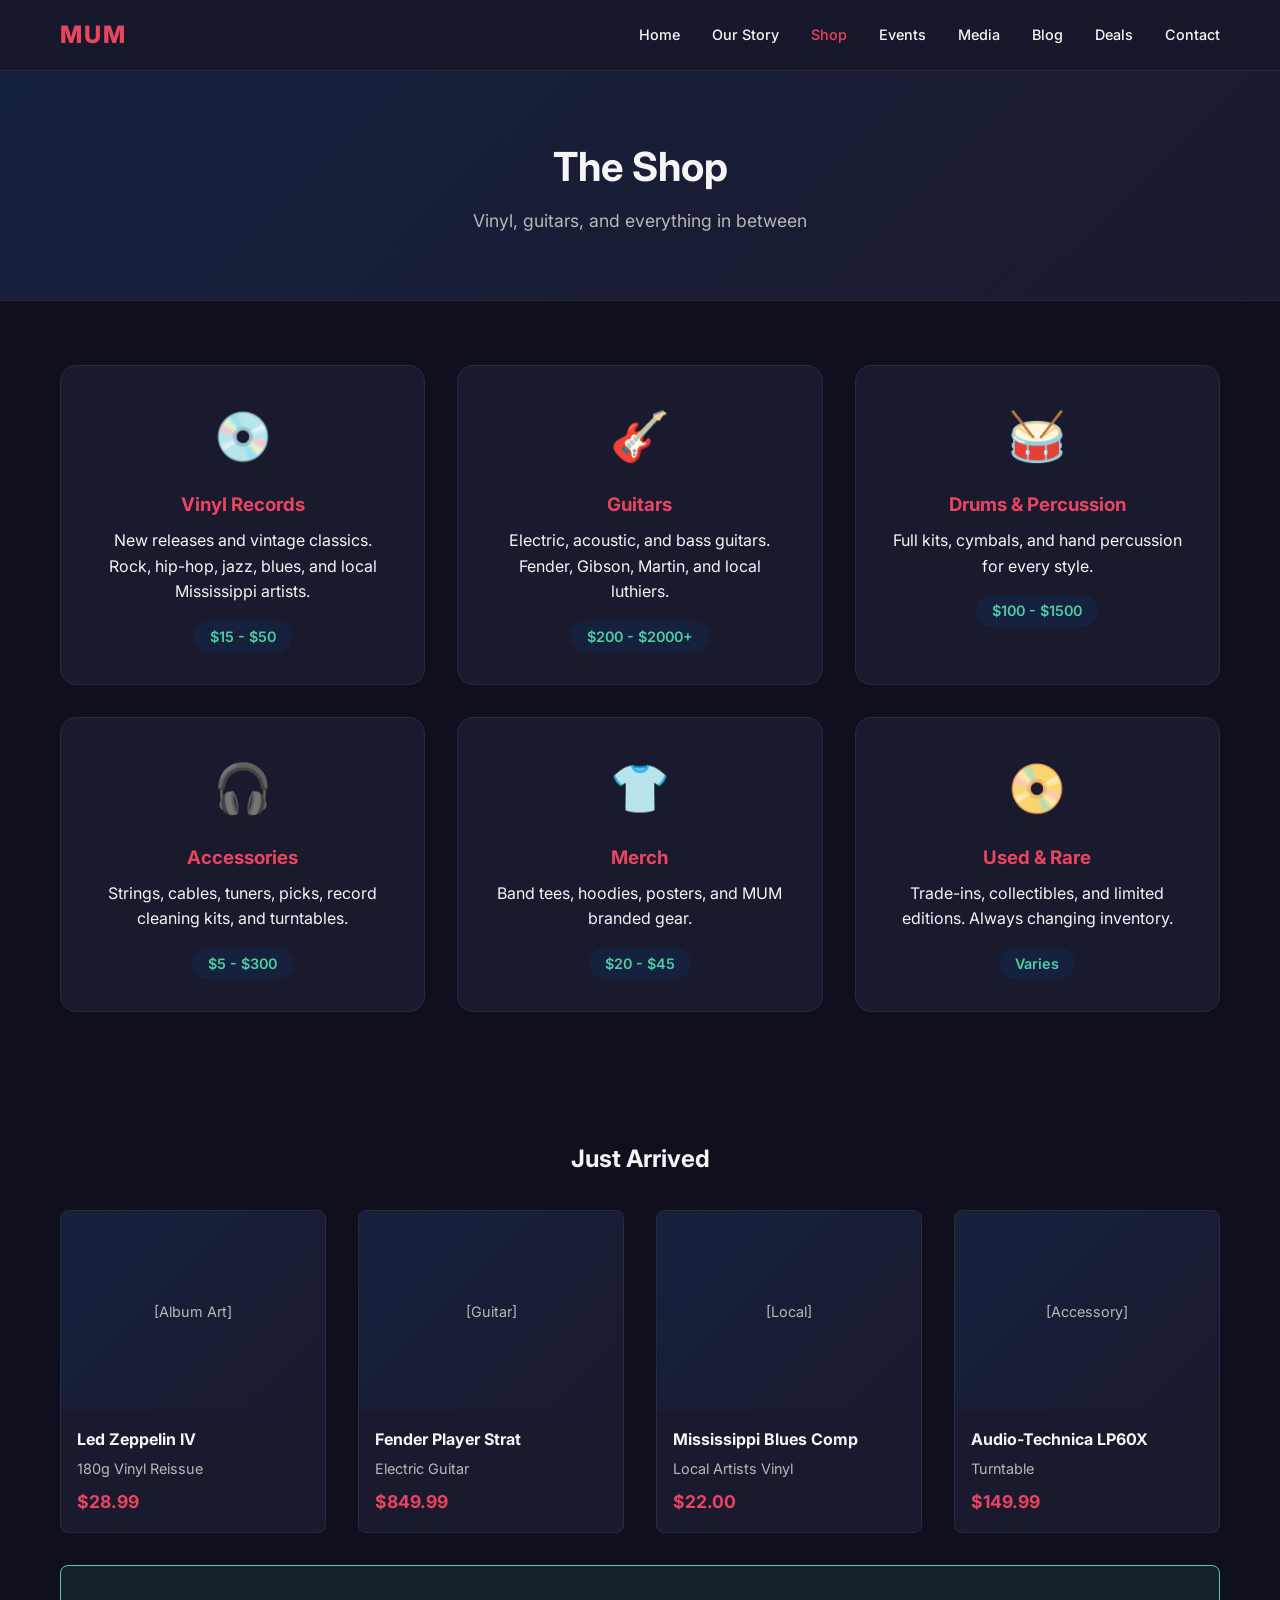
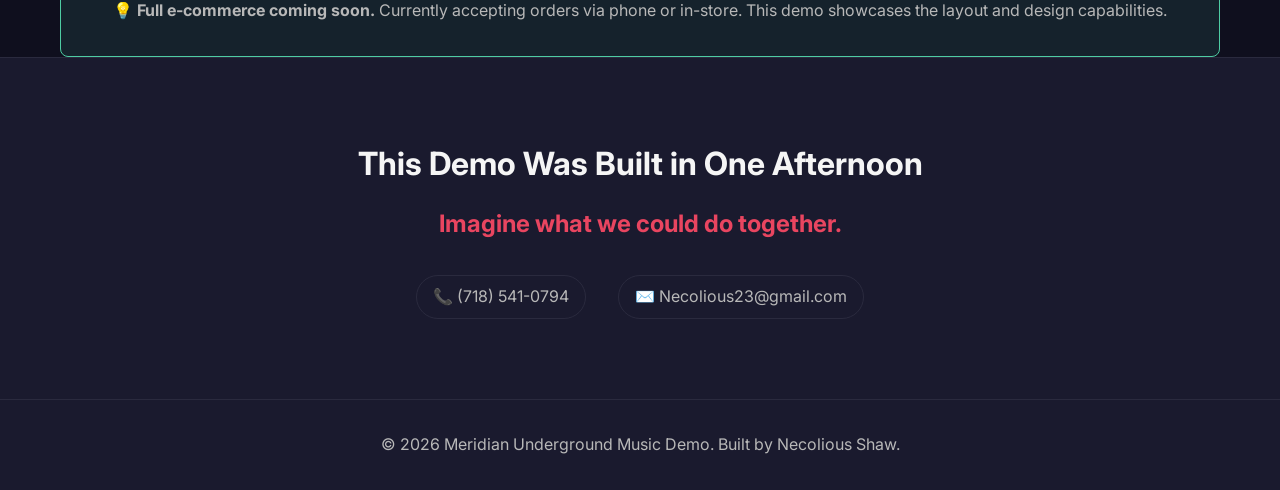
<file: shop.html>
<!DOCTYPE html>
<html lang="en">
<head>
    <meta charset="UTF-8">
    <meta name="viewport" content="width=device-width, initial-scale=1.0">
    <title>Shop | Meridian Underground Music</title>
    <meta name="description" content="Shop vinyl records, guitars, and music accessories at Meridian Underground Music.">
    <link rel="stylesheet" href="styles.css">
    <link href="https://fonts.googleapis.com/css2?family=Inter:wght@300;400;600;800&display=swap" rel="stylesheet">
</head>
<body>
    <nav class="navbar">
        <div class="container">
            <a href="index.html" class="logo">MUM</a>
            <button class="nav-toggle" onclick="toggleNav()">☰</button>
            <ul class="nav-links" id="navLinks">
                <li><a href="index.html">Home</a></li>
                <li><a href="story.html">Our Story</a></li>
                <li><a href="shop.html" class="active">Shop</a></li>
                <li><a href="events.html">Events</a></li>
                <li><a href="videos.html">Media</a></li>
                <li><a href="blog.html">Blog</a></li>
                <li><a href="offers.html">Deals</a></li>
                <li><a href="contact.html">Contact</a></li>
            </ul>
        </div>
    </nav>

    <header class="page-header">
        <div class="container">
            <h1>The Shop</h1>
            <p>Vinyl, guitars, and everything in between</p>
        </div>
    </header>

    <section class="shop-categories">
        <div class="container">
            <div class="category-grid">
                <div class="category-card">
                    <div class="category-icon">💿</div>
                    <h3>Vinyl Records</h3>
                    <p>New releases and vintage classics. Rock, hip-hop, jazz, blues, and local Mississippi artists.</p>
                    <span class="price-range">$15 - $50</span>
                </div>
                <div class="category-card">
                    <div class="category-icon">🎸</div>
                    <h3>Guitars</h3>
                    <p>Electric, acoustic, and bass guitars. Fender, Gibson, Martin, and local luthiers.</p>
                    <span class="price-range">$200 - $2000+</span>
                </div>
                <div class="category-card">
                    <div class="category-icon">🥁</div>
                    <h3>Drums & Percussion</h3>
                    <p>Full kits, cymbals, and hand percussion for every style.</p>
                    <span class="price-range">$100 - $1500</span>
                </div>
                <div class="category-card">
                    <div class="category-icon">🎧</div>
                    <h3>Accessories</h3>
                    <p>Strings, cables, tuners, picks, record cleaning kits, and turntables.</p>
                    <span class="price-range">$5 - $300</span>
                </div>
                <div class="category-card">
                    <div class="category-icon">👕</div>
                    <h3>Merch</h3>
                    <p>Band tees, hoodies, posters, and MUM branded gear.</p>
                    <span class="price-range">$20 - $45</span>
                </div>
                <div class="category-card">
                    <div class="category-icon">📀</div>
                    <h3>Used & Rare</h3>
                    <p>Trade-ins, collectibles, and limited editions. Always changing inventory.</p>
                    <span class="price-range">Varies</span>
                </div>
            </div>
        </div>
    </section>

    <section class="featured-items">
        <div class="container">
            <h2>Just Arrived</h2>
            <div class="product-grid">
                <div class="product-card">
                    <div class="product-image placeholder-img">[Album Art]</div>
                    <h4>Led Zeppelin IV</h4>
                    <p class="product-type">180g Vinyl Reissue</p>
                    <p class="price">$28.99</p>
                </div>
                <div class="product-card">
                    <div class="product-image placeholder-img">[Guitar]</div>
                    <h4>Fender Player Strat</h4>
                    <p class="product-type">Electric Guitar</p>
                    <p class="price">$849.99</p>
                </div>
                <div class="product-card">
                    <div class="product-image placeholder-img">[Local]</div>
                    <h4>Mississippi Blues Comp</h4>
                    <p class="product-type">Local Artists Vinyl</p>
                    <p class="price">$22.00</p>
                </div>
                <div class="product-card">
                    <div class="product-image placeholder-img">[Accessory]</div>
                    <h4>Audio-Technica LP60X</h4>
                    <p class="product-type">Turntable</p>
                    <p class="price">$149.99</p>
                </div>
            </div>
            <div class="shop-note">
                <p>💡 <strong>Full e-commerce coming soon.</strong> Currently accepting orders via phone or in-store. This demo showcases the layout and design capabilities.</p>
            </div>
        </div>
    </section>

    <section class="cta-section">
        <div class="container">
            <h2>This Demo Was Built in One Afternoon</h2>
            <p class="highlight">Imagine what we could do together.</p>
            <div class="contact-info-footer">
                <a href="tel:718-541-0794" class="contact-item">📞 (718) 541-0794</a>
                <a href="mailto:Necolious23@gmail.com" class="contact-item">✉️ Necolious23@gmail.com</a>
            </div>
        </div>
    </section>

    <footer>
        <div class="container">
            <p>&copy; 2026 Meridian Underground Music Demo. Built by Necolious Shaw.</p>
        </div>
    </footer>

    <script>
        function toggleNav() {
            document.getElementById('navLinks').classList.toggle('active');
        }
    </script>
</body>
</html>
</file>
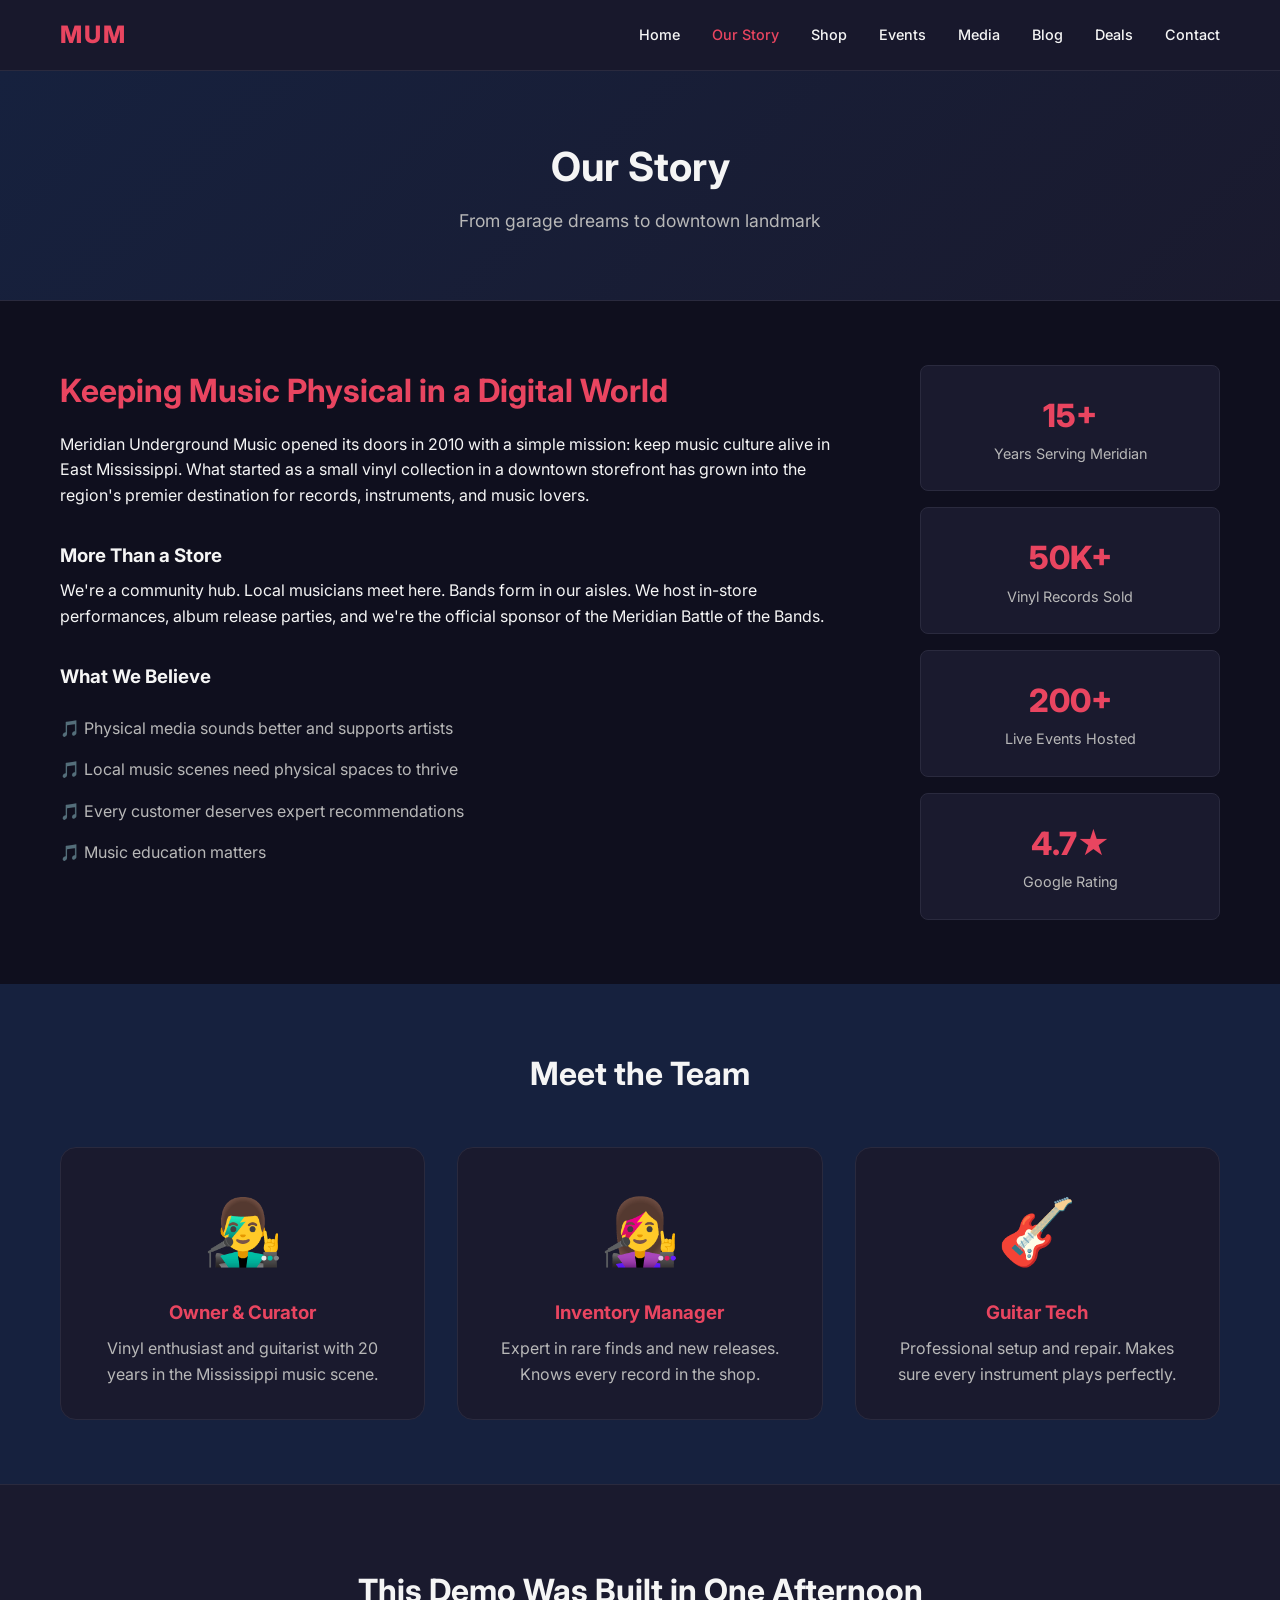
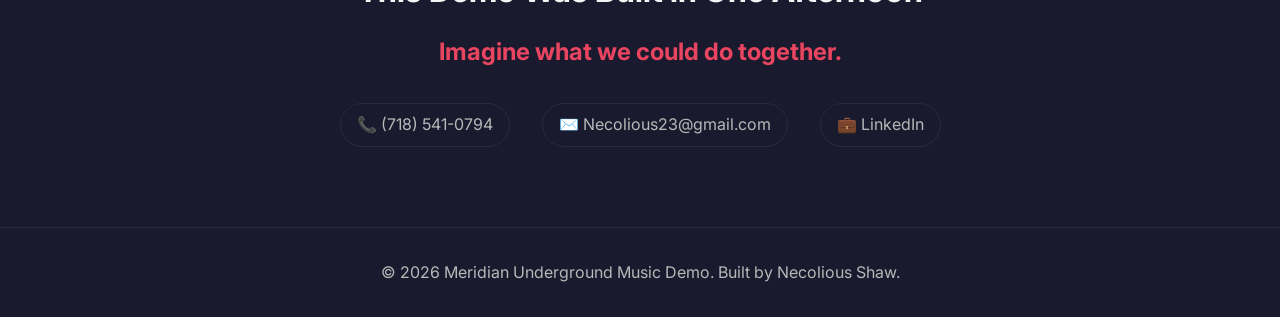
<file: story.html>
<!DOCTYPE html>
<html lang="en">
<head>
    <meta charset="UTF-8">
    <meta name="viewport" content="width=device-width, initial-scale=1.0">
    <title>Our Story | Meridian Underground Music</title>
    <meta name="description" content="The history of Meridian Underground Music - serving Mississippi's music community since 2010.">
    <link rel="stylesheet" href="styles.css">
    <link href="https://fonts.googleapis.com/css2?family=Inter:wght@300;400;600;800&display=swap" rel="stylesheet">
</head>
<body>
    <nav class="navbar">
        <div class="container">
            <a href="index.html" class="logo">MUM</a>
            <button class="nav-toggle" onclick="toggleNav()">☰</button>
            <ul class="nav-links" id="navLinks">
                <li><a href="index.html">Home</a></li>
                <li><a href="story.html" class="active">Our Story</a></li>
                <li><a href="shop.html">Shop</a></li>
                <li><a href="events.html">Events</a></li>
                <li><a href="videos.html">Media</a></li>
                <li><a href="blog.html">Blog</a></li>
                <li><a href="offers.html">Deals</a></li>
                <li><a href="contact.html">Contact</a></li>
            </ul>
        </div>
    </nav>

    <header class="page-header">
        <div class="container">
            <h1>Our Story</h1>
            <p>From garage dreams to downtown landmark</p>
        </div>
    </header>

    <section class="content-section">
        <div class="container">
            <div class="story-grid">
                <div class="story-content">
                    <h2>Keeping Music Physical in a Digital World</h2>
                    <p>Meridian Underground Music opened its doors in 2010 with a simple mission: keep music culture alive in East Mississippi. What started as a small vinyl collection in a downtown storefront has grown into the region's premier destination for records, instruments, and music lovers.</p>
                    
                    <h3>More Than a Store</h3>
                    <p>We're a community hub. Local musicians meet here. Bands form in our aisles. We host in-store performances, album release parties, and we're the official sponsor of the Meridian Battle of the Bands.</p>
                    
                    <h3>What We Believe</h3>
                    <ul class="belief-list">
                        <li>🎵 Physical media sounds better and supports artists</li>
                        <li>🎵 Local music scenes need physical spaces to thrive</li>
                        <li>🎵 Every customer deserves expert recommendations</li>
                        <li>🎵 Music education matters</li>
                    </ul>
                </div>
                <div class="story-stats">
                    <div class="stat-card">
                        <span class="number">15+</span>
                        <span class="label">Years Serving Meridian</span>
                    </div>
                    <div class="stat-card">
                        <span class="number">50K+</span>
                        <span class="label">Vinyl Records Sold</span>
                    </div>
                    <div class="stat-card">
                        <span class="number">200+</span>
                        <span class="label">Live Events Hosted</span>
                    </div>
                    <div class="stat-card">
                        <span class="number">4.7★</span>
                        <span class="label">Google Rating</span>
                    </div>
                </div>
            </div>
        </div>
    </section>

    <section class="team-section">
        <div class="container">
            <h2>Meet the Team</h2>
            <div class="team-grid">
                <div class="team-member">
                    <div class="avatar">👨‍🎤</div>
                    <h3>Owner & Curator</h3>
                    <p>Vinyl enthusiast and guitarist with 20 years in the Mississippi music scene.</p>
                </div>
                <div class="team-member">
                    <div class="avatar">👩‍🎤</div>
                    <h3>Inventory Manager</h3>
                    <p>Expert in rare finds and new releases. Knows every record in the shop.</p>
                </div>
                <div class="team-member">
                    <div class="avatar">🎸</div>
                    <h3>Guitar Tech</h3>
                    <p>Professional setup and repair. Makes sure every instrument plays perfectly.</p>
                </div>
            </div>
        </div>
    </section>

    <section class="cta-section">
        <div class="container">
            <h2>This Demo Was Built in One Afternoon</h2>
            <p class="highlight">Imagine what we could do together.</p>
            <div class="contact-info-footer">
                <a href="tel:718-541-0794" class="contact-item">📞 (718) 541-0794</a>
                <a href="mailto:Necolious23@gmail.com" class="contact-item">✉️ Necolious23@gmail.com</a>
                <a href="https://www.linkedin.com/in/necolious-shaw-442873396/" target="_blank" class="contact-item">💼 LinkedIn</a>
            </div>
        </div>
    </section>

    <footer>
        <div class="container">
            <p>&copy; 2026 Meridian Underground Music Demo. Built by Necolious Shaw.</p>
        </div>
    </footer>

    <script>
        function toggleNav() {
            document.getElementById('navLinks').classList.toggle('active');
        }
    </script>
</body>
</html>
</file>
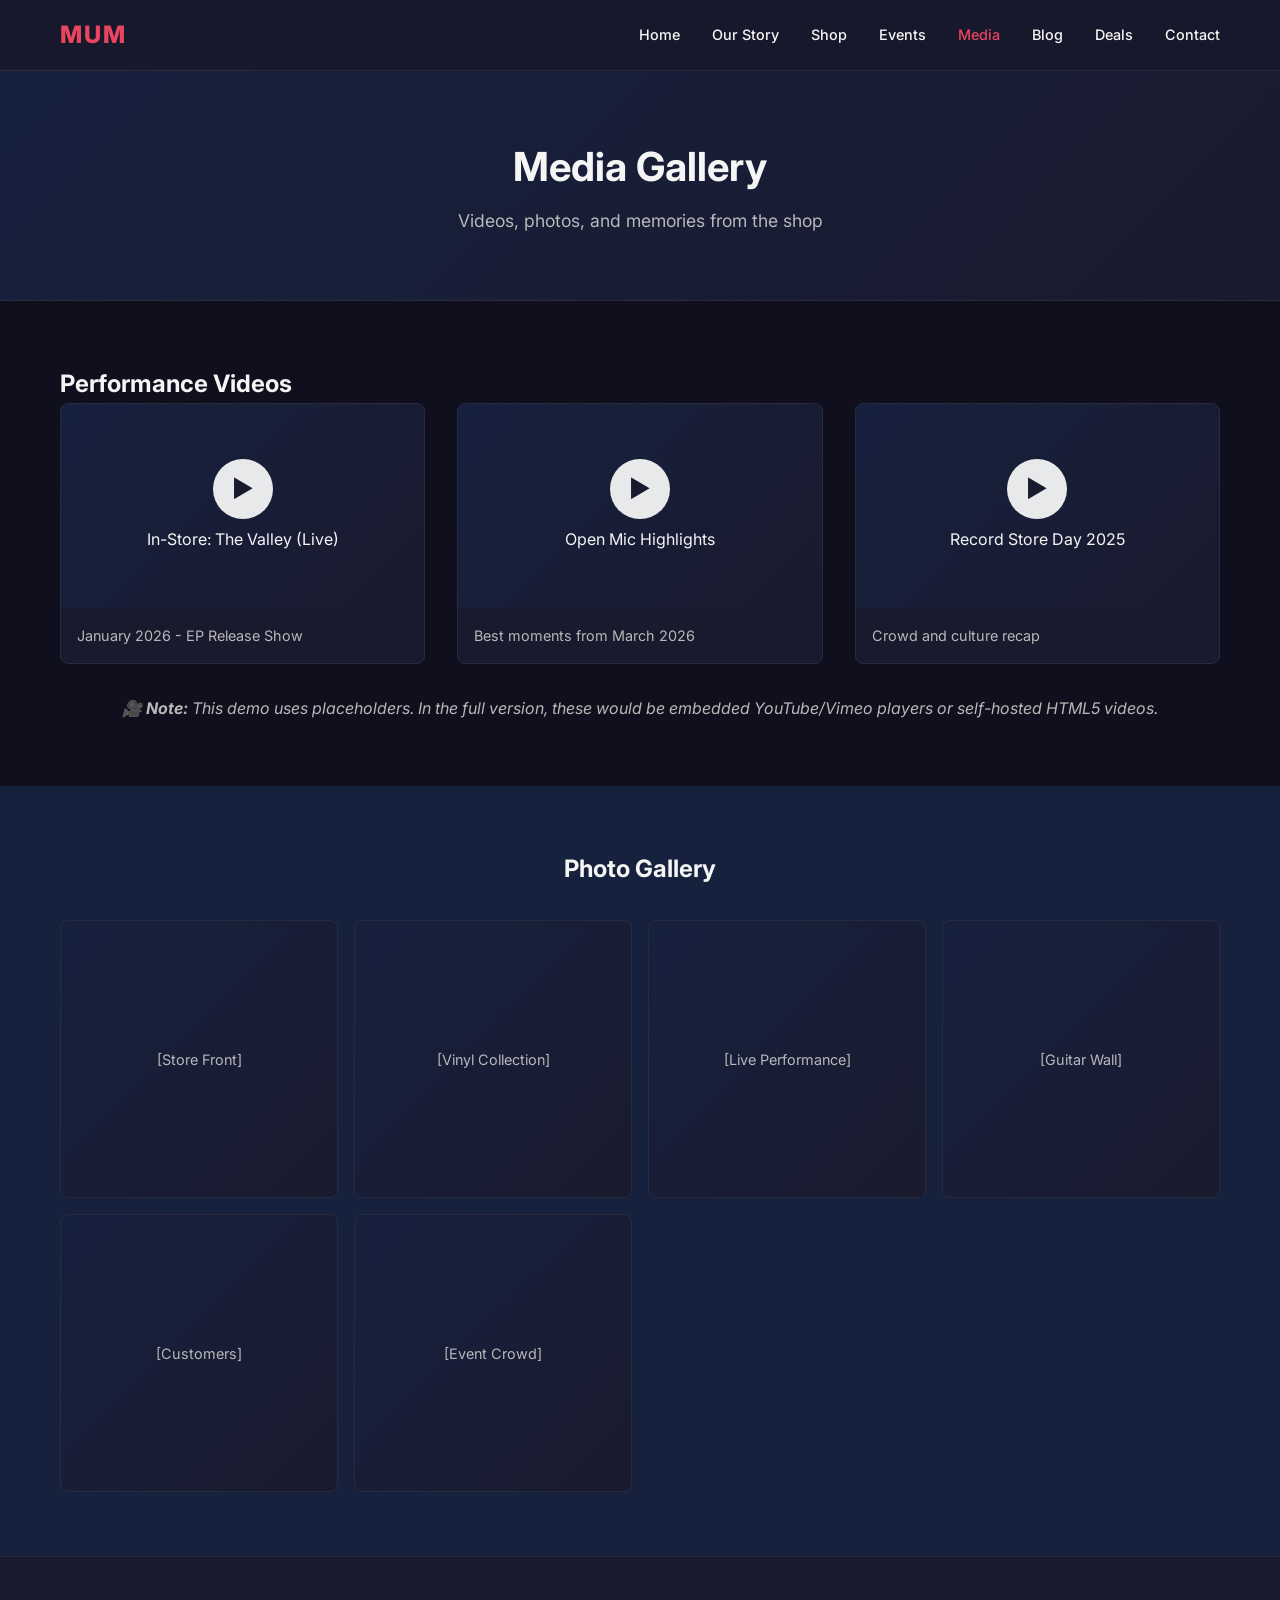
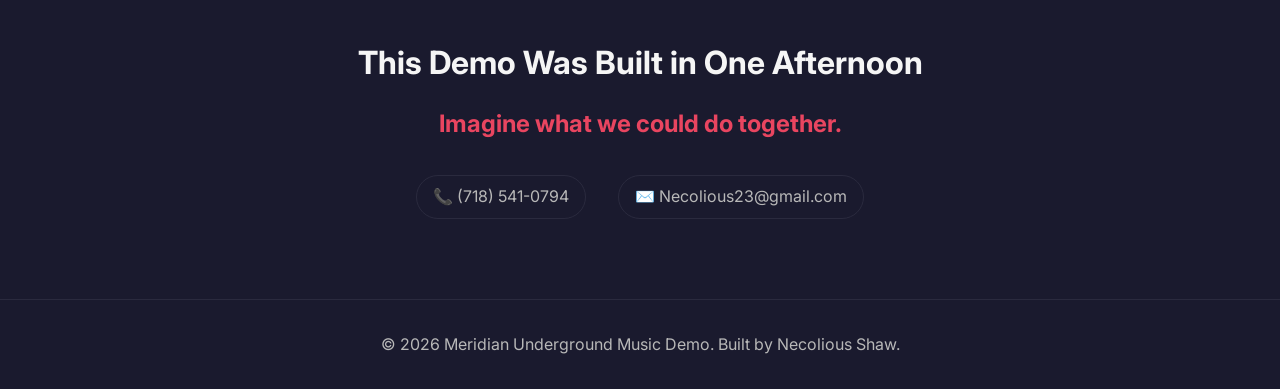
<file: videos.html>
<!DOCTYPE html>
<html lang="en">
<head>
    <meta charset="UTF-8">
    <meta name="viewport" content="width=device-width, initial-scale=1.0">
    <title>Media | Meridian Underground Music</title>
    <meta name="description" content="Videos, photos, and media from Meridian Underground Music events and performances.">
    <link rel="stylesheet" href="styles.css">
    <link href="https://fonts.googleapis.com/css2?family=Inter:wght@300;400;600;800&display=swap" rel="stylesheet">
</head>
<body>
    <nav class="navbar">
        <div class="container">
            <a href="index.html" class="logo">MUM</a>
            <button class="nav-toggle" onclick="toggleNav()">☰</button>
            <ul class="nav-links" id="navLinks">
                <li><a href="index.html">Home</a></li>
                <li><a href="story.html">Our Story</a></li>
                <li><a href="shop.html">Shop</a></li>
                <li><a href="events.html">Events</a></li>
                <li><a href="videos.html" class="active">Media</a></li>
                <li><a href="blog.html">Blog</a></li>
                <li><a href="offers.html">Deals</a></li>
                <li><a href="contact.html">Contact</a></li>
            </ul>
        </div>
    </nav>

    <header class="page-header">
        <div class="container">
            <h1>Media Gallery</h1>
            <p>Videos, photos, and memories from the shop</p>
        </div>
    </header>

    <section class="media-section">
        <div class="container">
            <h2>Performance Videos</h2>
            <div class="video-grid">
                <div class="video-card">
                    <div class="video-placeholder">
                        <div class="play-btn">▶</div>
                        <p>In-Store: The Valley (Live)</p>
                    </div>
                    <p class="video-caption">January 2026 - EP Release Show</p>
                </div>
                <div class="video-card">
                    <div class="video-placeholder">
                        <div class="play-btn">▶</div>
                        <p>Open Mic Highlights</p>
                    </div>
                    <p class="video-caption">Best moments from March 2026</p>
                </div>
                <div class="video-card">
                    <div class="video-placeholder">
                        <div class="play-btn">▶</div>
                        <p>Record Store Day 2025</p>
                    </div>
                    <p class="video-caption">Crowd and culture recap</p>
                </div>
            </div>
            <p class="media-note">🎥 <strong>Note:</strong> This demo uses placeholders. In the full version, these would be embedded YouTube/Vimeo players or self-hosted HTML5 videos.</p>
        </div>
    </section>

    <section class="gallery-section">
        <div class="container">
            <h2>Photo Gallery</h2>
            <div class="photo-grid">
                <div class="photo-item placeholder-img">[Store Front]</div>
                <div class="photo-item placeholder-img">[Vinyl Collection]</div>
                <div class="photo-item placeholder-img">[Live Performance]</div>
                <div class="photo-item placeholder-img">[Guitar Wall]</div>
                <div class="photo-item placeholder-img">[Customers]</div>
                <div class="photo-item placeholder-img">[Event Crowd]</div>
            </div>
        </div>
    </section>

    <section class="cta-section">
        <div class="container">
            <h2>This Demo Was Built in One Afternoon</h2>
            <p class="highlight">Imagine what we could do together.</p>
            <div class="contact-info-footer">
                <a href="tel:718-541-0794" class="contact-item">📞 (718) 541-0794</a>
                <a href="mailto:Necolious23@gmail.com" class="contact-item">✉️ Necolious23@gmail.com</a>
            </div>
        </div>
    </section>

    <footer>
        <div class="container">
            <p>&copy; 2026 Meridian Underground Music Demo. Built by Necolious Shaw.</p>
        </div>
    </footer>

    <script>
        function toggleNav() {
            document.getElementById('navLinks').classList.toggle('active');
        }
    </script>
</body>
</html>
</file>
<file: styles.css>
/* Reset and Base */
* {
    margin: 0;
    padding: 0;
    box-sizing: border-box;
}

:root {
    --primary: #1a1a2e;
    --secondary: #16213e;
    --accent: #e94560;
    --accent-hover: #c73e54;
    --text: #f5f5f5;
    --text-muted: #b8b8b8;
    --bg: #0f0f1e;
    --card-bg: #1a1a2e;
    --border: #2a2a3e;
    --success: #4ecca3;
    --warning: #ffd700;
}

body {
    font-family: 'Inter', -apple-system, BlinkMacSystemFont, sans-serif;
    background-color: var(--bg);
    color: var(--text);
    line-height: 1.6;
    overflow-x: hidden;
}

.container {
    max-width: 1200px;
    margin: 0 auto;
    padding: 0 20px;
}

/* Navigation */
.navbar {
    background: rgba(26, 26, 46, 0.95);
    backdrop-filter: blur(10px);
    position: sticky;
    top: 0;
    z-index: 1000;
    border-bottom: 1px solid var(--border);
}

.navbar .container {
    display: flex;
    justify-content: space-between;
    align-items: center;
    padding: 1rem 20px;
}

.logo {
    font-size: 1.5rem;
    font-weight: 800;
    color: var(--accent);
    text-decoration: none;
    letter-spacing: 2px;
}

.nav-links {
    display: flex;
    list-style: none;
    gap: 2rem;
}

.nav-links a {
    color: var(--text);
    text-decoration: none;
    font-weight: 500;
    transition: color 0.3s;
    font-size: 0.9rem;
}

.nav-links a:hover,
.nav-links a.active {
    color: var(--accent);
}

.nav-toggle {
    display: none;
    background: none;
    border: none;
    color: var(--text);
    font-size: 1.5rem;
    cursor: pointer;
}

/* Hero Section */
.hero {
    background: linear-gradient(135deg, var(--primary) 0%, var(--secondary) 100%);
    min-height: 80vh;
    display: flex;
    align-items: center;
    position: relative;
    overflow: hidden;
}

.hero::before {
    content: '';
    position: absolute;
    top: 0;
    left: 0;
    right: 0;
    bottom: 0;
    background: url("data:image/svg+xml,%3Csvg width='60' height='60' viewBox='0 0 60 60' xmlns='http://www.w3.org/2000/svg'%3E%3Cg fill='none' fill-rule='evenodd'%3E%3Cg fill='%23e94560' fill-opacity='0.05'%3E%3Cpath d='M36 34v-4h-2v4h-4v2h4v4h2v-4h4v-2h-4zm0-30V0h-2v4h-4v2h4v4h2V6h4V4h-4zM6 34v-4H4v4H0v2h4v4h2v-4h4v-2H6zM6 4V0H4v4H0v2h4v4h2V6h4V4H6z'/%3E%3C/g%3E%3C/g%3E%3C/svg%3E");
    opacity: 0.5;
}

.hero-content {
    position: relative;
    z-index: 2;
    max-width: 600px;
}

.hero h1 {
    font-size: 3.5rem;
    font-weight: 800;
    line-height: 1.1;
    margin-bottom: 1rem;
    background: linear-gradient(135deg, #fff 0%, var(--accent) 100%);
    -webkit-background-clip: text;
    -webkit-text-fill-color: transparent;
    background-clip: text;
}

.tagline {
    font-size: 1.25rem;
    color: var(--text-muted);
    margin-bottom: 2rem;
}

.hero-buttons {
    display: flex;
    gap: 1rem;
    flex-wrap: wrap;
}

.btn {
    padding: 0.875rem 2rem;
    border-radius: 50px;
    text-decoration: none;
    font-weight: 600;
    transition: all 0.3s;
    display: inline-block;
    border: none;
    cursor: pointer;
    font-size: 1rem;
}

.btn-primary {
    background: var(--accent);
    color: white;
}

.btn-primary:hover {
    background: var(--accent-hover);
    transform: translateY(-2px);
    box-shadow: 0 10px 20px rgba(233, 69, 96, 0.3);
}

.btn-secondary {
    background: transparent;
    color: var(--text);
    border: 2px solid var(--text);
}

.btn-secondary:hover {
    background: var(--text);
    color: var(--primary);
}

.btn-full {
    width: 100%;
}

.hero-image {
    position: absolute;
    right: 10%;
    top: 50%;
    transform: translateY(-50%);
    font-size: 15rem;
    opacity: 0.1;
    animation: spin 20s linear infinite;
}

@keyframes spin {
    from { transform: translateY(-50%) rotate(0deg); }
    to { transform: translateY(-50%) rotate(360deg); }
}

/* Features Section */
.features {
    padding: 5rem 0;
    background: var(--bg);
}

.features h2 {
    text-align: center;
    font-size: 2.5rem;
    margin-bottom: 3rem;
    color: var(--text);
}

.features-grid {
    display: grid;
    grid-template-columns: repeat(auto-fit, minmax(300px, 1fr));
    gap: 2rem;
}

.feature-card {
    background: var(--card-bg);
    padding: 2rem;
    border-radius: 1rem;
    border: 1px solid var(--border);
    transition: all 0.3s;
    text-align: center;
}

.feature-card:hover {
    transform: translateY(-5px);
    border-color: var(--accent);
    box-shadow: 0 10px 30px rgba(0,0,0,0.3);
}

.feature-card .icon {
    font-size: 2.5rem;
    margin-bottom: 1rem;
}

.feature-card h3 {
    color: var(--accent);
    margin-bottom: 0.5rem;
    font-size: 1.25rem;
}

.feature-card p {
    color: var(--text-muted);
    font-size: 0.95rem;
}

/* Testimonial */
.testimonial {
    padding: 4rem 0;
    background: linear-gradient(135deg, var(--secondary) 0%, var(--primary) 100%);
}

.testimonial-card {
    max-width: 800px;
    margin: 0 auto;
    text-align: center;
    padding: 3rem;
    background: rgba(255,255,255,0.05);
    border-radius: 1rem;
    border: 1px solid var(--border);
}

.stars {
    color: var(--warning);
    font-size: 1.5rem;
    margin-bottom: 1rem;
    letter-spacing: 5px;
}

.quote {
    font-size: 1.5rem;
    font-style: italic;
    margin-bottom: 1rem;
    line-height: 1.4;
}

.author {
    color: var(--accent);
    font-weight: 600;
}

/* CTA Section */
.cta-section {
    padding: 5rem 0;
    background: var(--primary);
    text-align: center;
    border-top: 1px solid var(--border);
}

.cta-section h2 {
    font-size: 2rem;
    margin-bottom: 1rem;
    color: var(--text);
}

.lead {
    font-size: 1.25rem;
    color: var(--text-muted);
    margin-bottom: 0.5rem;
}

.highlight {
    font-size: 1.5rem;
    color: var(--accent);
    font-weight: 700;
    margin-bottom: 2rem;
}

.contact-info-footer {
    display: flex;
    justify-content: center;
    gap: 2rem;
    flex-wrap: wrap;
    margin-top: 2rem;
}

.contact-item {
    color: var(--text-muted);
    text-decoration: none;
    padding: 0.5rem 1rem;
    border: 1px solid var(--border);
    border-radius: 50px;
    transition: all 0.3s;
}

.contact-item:hover {
    background: var(--accent);
    color: white;
    border-color: var(--accent);
}

/* Page Header */
.page-header {
    background: linear-gradient(135deg, var(--secondary) 0%, var(--primary) 100%);
    padding: 4rem 0;
    text-align: center;
    border-bottom: 1px solid var(--border);
}

.page-header h1 {
    font-size: 2.5rem;
    margin-bottom: 0.5rem;
}

.page-header p {
    color: var(--text-muted);
    font-size: 1.1rem;
}

/* Content Sections */
.content-section {
    padding: 4rem 0;
}

.story-grid {
    display: grid;
    grid-template-columns: 1fr 300px;
    gap: 4rem;
    align-items: start;
}

.story-content h2 {
    color: var(--accent);
    margin-bottom: 1rem;
    font-size: 2rem;
}

.story-content h3 {
    margin-top: 2rem;
    margin-bottom: 0.5rem;
    color: var(--text);
}

.belief-list {
    list-style: none;
    margin-top: 1rem;
}

.belief-list li {
    padding: 0.5rem 0;
    color: var(--text-muted);
}

.story-stats {
    display: grid;
    gap: 1rem;
}

.stat-card {
    background: var(--card-bg);
    padding: 1.5rem;
    border-radius: 0.5rem;
    text-align: center;
    border: 1px solid var(--border);
}

.stat-card .number {
    display: block;
    font-size: 2rem;
    font-weight: 800;
    color: var(--accent);
}

.stat-card .label {
    color: var(--text-muted);
    font-size: 0.9rem;
}

/* Team Section */
.team-section {
    padding: 4rem 0;
    background: var(--secondary);
}

.team-section h2 {
    text-align: center;
    margin-bottom: 3rem;
    font-size: 2rem;
}

.team-grid {
    display: grid;
    grid-template-columns: repeat(auto-fit, minmax(250px, 1fr));
    gap: 2rem;
}

.team-member {
    text-align: center;
    padding: 2rem;
    background: var(--card-bg);
    border-radius: 1rem;
    border: 1px solid var(--border);
}

.avatar {
    font-size: 4rem;
    margin-bottom: 1rem;
}

.team-member h3 {
    color: var(--accent);
    margin-bottom: 0.5rem;
}

.team-member p {
    color: var(--text-muted);
}

/* Shop Styles */
.shop-categories {
    padding: 4rem 0;
}

.category-grid {
    display: grid;
    grid-template-columns: repeat(auto-fit, minmax(280px, 1fr));
    gap: 2rem;
    margin-bottom: 4rem;
}

.category-card {
    background: var(--card-bg);
    padding: 2rem;
    border-radius: 1rem;
    border: 1px solid var(--border);
    text-align: center;
    transition: all 0.3s;
}

.category-card:hover {
    transform: translateY(-5px);
    border-color: var(--accent);
}

.category-icon {
    font-size: 3rem;
    margin-bottom: 1rem;
}

.category-card h3 {
    color: var(--accent);
    margin-bottom: 0.5rem;
}

.price-range {
    display: inline-block;
    margin-top: 1rem;
    padding: 0.25rem 1rem;
    background: var(--secondary);
    border-radius: 50px;
    font-size: 0.9rem;
    color: var(--success);
    font-weight: 600;
}

.featured-items h2 {
    text-align: center;
    margin-bottom: 2rem;
}

.product-grid {
    display: grid;
    grid-template-columns: repeat(auto-fit, minmax(220px, 1fr));
    gap: 2rem;
    margin-bottom: 2rem;
}

.product-card {
    background: var(--card-bg);
    border-radius: 0.5rem;
    overflow: hidden;
    border: 1px solid var(--border);
    transition: all 0.3s;
}

.product-card:hover {
    transform: translateY(-5px);
    box-shadow: 0 10px 20px rgba(0,0,0,0.2);
}

.product-image {
    height: 200px;
    background: var(--secondary);
    display: flex;
    align-items: center;
    justify-content: center;
    color: var(--text-muted);
}

.product-card h4 {
    padding: 1rem 1rem 0.25rem;
    color: var(--text);
}

.product-type {
    padding: 0 1rem;
    color: var(--text-muted);
    font-size: 0.9rem;
}

.price {
    padding: 0.5rem 1rem 1rem;
    color: var(--accent);
    font-weight: 700;
    font-size: 1.1rem;
}

.shop-note {
    text-align: center;
    padding: 2rem;
    background: rgba(78, 204, 163, 0.1);
    border-radius: 0.5rem;
    border: 1px solid var(--success);
    color: var(--text-muted);
}

/* Events Styles */
.events-section {
    padding: 4rem 0;
}

.event-card {
    display: flex;
    gap: 2rem;
    background: var(--card-bg);
    padding: 2rem;
    border-radius: 1rem;
    border: 1px solid var(--border);
    margin-bottom: 1.5rem;
    transition: all 0.3s;
}

.event-card:hover {
    border-color: var(--accent);
    transform: translateX(10px);
}

.event-card.featured {
    border-color: var(--accent);
    background: linear-gradient(135deg, var(--card-bg) 0%, rgba(233, 69, 96, 0.1) 100%);
}

.event-date {
    text-align: center;
    min-width: 80px;
}

.event-date .month {
    display: block;
    font-size: 0.9rem;
    color: var(--accent);
    font-weight: 700;
    text-transform: uppercase;
}

.event-date .day {
    display: block;
    font-size: 2.5rem;
    font-weight: 800;
    color: var(--text);
    line-height: 1;
}

.event-details h3 {
    color: var(--text);
    margin-bottom: 0.5rem;
    font-size: 1.25rem;
}

.time {
    color: var(--text-muted);
    font-size: 0.9rem;
    margin-bottom: 0.5rem;
}

.description {
    color: var(--text-muted);
    margin-bottom: 1rem;
}

.tag {
    display: inline-block;
    padding: 0.25rem 0.75rem;
    background: var(--accent);
    color: white;
    border-radius: 50px;
    font-size: 0.8rem;
    font-weight: 600;
}

.host-event {
    padding: 4rem 0;
    background: var(--secondary);
    text-align: center;
}

.host-event h2 {
    margin-bottom: 1rem;
}

.host-event p {
    color: var(--text-muted);
    max-width: 600px;
    margin: 0 auto 2rem;
}

/* Media Styles */
.media-section {
    padding: 4rem 0;
}

.video-grid {
    display: grid;
    grid-template-columns: repeat(auto-fit, minmax(300px, 1fr));
    gap: 2rem;
    margin-bottom: 2rem;
}

.video-card {
    background: var(--card-bg);
    border-radius: 0.5rem;
    overflow: hidden;
    border: 1px solid var(--border);
}

.video-placeholder {
    aspect-ratio: 16/9;
    background: linear-gradient(135deg, var(--secondary) 0%, var(--primary) 100%);
    display: flex;
    flex-direction: column;
    align-items: center;
    justify-content: center;
    cursor: pointer;
    transition: all 0.3s;
}

.video-placeholder:hover {
    background: linear-gradient(135deg, var(--accent) 0%, var(--accent-hover) 100%);
}

.play-btn {
    width: 60px;
    height: 60px;
    background: rgba(255,255,255,0.9);
    border-radius: 50%;
    display: flex;
    align-items: center;
    justify-content: center;
    color: var(--primary);
    font-size: 1.5rem;
    margin-bottom: 0.5rem;
}

.video-caption {
    padding: 1rem;
    color: var(--text-muted);
    font-size: 0.9rem;
}

.media-note {
    text-align: center;
    color: var(--text-muted);
    font-style: italic;
}

.gallery-section {
    padding: 4rem 0;
    background: var(--secondary);
}

.gallery-section h2 {
    text-align: center;
    margin-bottom: 2rem;
}

.photo-grid {
    display: grid;
    grid-template-columns: repeat(auto-fit, minmax(250px, 1fr));
    gap: 1rem;
}

.photo-item {
    aspect-ratio: 1;
    background: var(--card-bg);
    border-radius: 0.5rem;
    display: flex;
    align-items: center;
    justify-content: center;
    color: var(--text-muted);
    border: 1px solid var(--border);
}

/* Blog Styles */
.blog-section {
    padding: 4rem 0;
}

.blog-grid {
    display: grid;
    gap: 2rem;
    max-width: 800px;
    margin: 0 auto;
}

.blog-card {
    background: var(--card-bg);
    border-radius: 1rem;
    overflow: hidden;
    border: 1px solid var(--border);
    transition: all 0.3s;
}

.blog-card:hover {
    transform: translateY(-5px);
    border-color: var(--accent);
}

.featured-post {
    display: grid;
    grid-template-columns: 1fr 1fr;
}

.blog-image {
    min-height: 250px;
    background: var(--secondary);
    display: flex;
    align-items: center;
    justify-content: center;
    color: var(--text-muted);
}

.blog-content {
    padding: 2rem;
}

.category {
    display: inline-block;
    padding: 0.25rem 0.75rem;
    background: var(--accent);
    color: white;
    border-radius: 50px;
    font-size: 0.75rem;
    font-weight: 600;
    margin-bottom: 1rem;
    text-transform: uppercase;
}

.blog-content h2 {
    color: var(--text);
    margin-bottom: 1rem;
    font-size: 1.5rem;
}

.blog-content h3 {
    color: var(--text);
    margin-bottom: 0.5rem;
}

.excerpt {
    color: var(--text-muted);
    margin-bottom: 1rem;
}

.meta {
    color: var(--text-muted);
    font-size: 0.85rem;
    margin-bottom: 1rem;
}

.read-more {
    color: var(--accent);
    text-decoration: none;
    font-weight: 600;
}

/* Offers Styles */
.offers-section {
    padding: 4rem 0;
}

.offer-grid {
    display: grid;
    grid-template-columns: repeat(auto-fit, minmax(300px, 1fr));
    gap: 2rem;
}

.offer-card {
    background: var(--card-bg);
    padding: 2rem;
    border-radius: 1rem;
    border: 1px solid var(--border);
    position: relative;
    transition: all 0.3s;
}

.offer-card:hover {
    transform: translateY(-5px);
    box-shadow: 0 10px 30px rgba(0,0,0,0.2);
}

.offer-card.hot {
    border-color: var(--accent);
    background: linear-gradient(135deg, var(--card-bg) 0%, rgba(233, 69, 96, 0.1) 100%);
}

.offer-badge {
    position: absolute;
    top: -10px;
    right: 20px;
    background: var(--accent);
    color: white;
    padding: 0.5rem 1rem;
    border-radius: 50px;
    font-size: 0.8rem;
    font-weight: 700;
}

.offer-card h2 {
    color: var(--text);
    margin-bottom: 1rem;
    font-size: 1.5rem;
}

.deal-headline {
    font-size: 1.5rem;
    color: var(--accent);
    font-weight: 700;
    margin-bottom: 1rem;
}

.offer-details ul {
    list-style: none;
    margin: 1rem 0;
}

.offer-details li {
    padding: 0.25rem 0;
    color: var(--text-muted);
}

.terms {
    font-size: 0.85rem;
    color: var(--text-muted);
    font-style: italic;
    margin-top: 1rem;
    padding-top: 1rem;
    border-top: 1px solid var(--border);
}

.newsletter-section {
    padding: 4rem 0;
    background: var(--secondary);
    text-align: center;
}

.newsletter-section h2 {
    margin-bottom: 0.5rem;
}

.newsletter-form {
    max-width: 500px;
    margin: 2rem auto 0;
    display: flex;
    gap: 1rem;
}

.newsletter-form input {
    flex: 1;
    padding: 1rem;
    border-radius: 50px;
    border: 1px solid var(--border);
    background: var(--card-bg);
    color: var(--text);
    font-family: inherit;
}

.newsletter-form input:focus {
    outline: none;
    border-color: var(--accent);
}

/* Contact Styles */
.contact-section {
    padding: 4rem 0;
}

.contact-grid {
    display: grid;
    grid-template-columns: 1fr 1fr;
    gap: 4rem;
}

.contact-info-block h2,
.contact-form-block h2 {
    color: var(--text);
    margin-bottom: 2rem;
}

.info-item {
    display: flex;
    gap: 1rem;
    margin-bottom: 1.5rem;
    align-items: flex-start;
}

.info-item .icon {
    font-size: 1.5rem;
}

.info-item strong {
    color: var(--accent);
    display: block;
    margin-bottom: 0.25rem;
}

.info-item p {
    color: var(--text-muted);
}

.map-container {
    margin-top: 2rem;
    border-radius: 1rem;
    overflow: hidden;
    border: 1px solid var(--border);
}

.map-placeholder {
    aspect-ratio: 4/3;
    background: var(--secondary);
    display: flex;
    flex-direction: column;
    align-items: center;
    justify-content: center;
    color: var(--text-muted);
}

.contact-form-block p {
    color: var(--text-muted);
    margin-bottom: 2rem;
}

.form-group {
    margin-bottom: 1.5rem;
}

.form-group label {
    display: block;
    margin-bottom: 0.5rem;
    color: var(--text);
    font-weight: 500;
}

.form-group input,
.form-group select,
.form-group textarea {
    width: 100%;
    padding: 0.75rem;
    border-radius: 0.5rem;
    border: 1px solid var(--border);
    background: var(--card-bg);
    color: var(--text);
    font-family: inherit;
}

.form-group input:focus,
.form-group select:focus,
.form-group textarea:focus {
    outline: none;
    border-color: var(--accent);
}

.form-note {
    margin-top: 1rem;
    font-size: 0.85rem;
    color: var(--text-muted);
    font-style: italic;
}

.social-section {
    padding: 4rem 0;
    background: var(--secondary);
    text-align: center;
}

.social-links {
    display: flex;
    justify-content: center;
    gap: 2rem;
    margin-top: 2rem;
    flex-wrap: wrap;
}

.social-link {
    padding: 1rem 2rem;
    background: var(--card-bg);
    border-radius: 50px;
    color: var(--text);
    text-decoration: none;
    border: 1px solid var(--border);
    transition: all 0.3s;
}

.social-link:hover {
    background: var(--accent);
    color: white;
    border-color: var(--accent);
}

.developer-cta {
    background: linear-gradient(135deg, var(--primary) 0%, var(--accent) 100%);
    color: white;
}

.developer-cta h2,
.developer-cta .highlight,
.developer-cta .lead {
    color: white;
}

.contact-cards {
    display: grid;
    grid-template-columns: repeat(auto-fit, minmax(200px, 1fr));
    gap: 1.5rem;
    margin-top: 2rem;
}

.contact-card-large {
    background: rgba(255,255,255,0.1);
    backdrop-filter: blur(10px);
    padding: 2rem;
    border-radius: 1rem;
    text-decoration: none;
    color: white;
    transition: all 0.3s;
    border: 1px solid rgba(255,255,255,0.2);
}

.contact-card-large:hover {
    background: rgba(255,255,255,0.2);
    transform: translateY(-5px);
}

.big-icon {
    font-size: 2.5rem;
    display: block;
    margin-bottom: 0.5rem;
}

.contact-label {
    display: block;
    font-size: 0.9rem;
    opacity: 0.8;
    margin-bottom: 0.25rem;
}

.contact-detail {
    display: block;
    font-weight: 600;
    font-size: 1.1rem;
}

/* Footer */
footer {
    background: var(--primary);
    padding: 2rem 0;
    text-align: center;
    border-top: 1px solid var(--border);
    color: var(--text-muted);
}

footer .location {
    margin-top: 0.5rem;
    color: var(--accent);
}

/* Utilities */
.placeholder-img {
    background: linear-gradient(135deg, var(--secondary) 0%, var(--primary) 100%);
    display: flex;
    align-items: center;
    justify-content: center;
    color: var(--text-muted);
    font-size: 0.9rem;
}

/* Mobile Responsive */
@media (max-width: 768px) {
    .nav-toggle {
        display: block;
    }
    
    .nav-links {
        position: absolute;
        top: 100%;
        left: 0;
        right: 0;
        background: var(--primary);
        flex-direction: column;
        padding: 1rem;
        border-top: 1px solid var(--border);
        display: none;
    }
    
    .nav-links.active {
        display: flex;
    }
    
    .hero h1 {
        font-size: 2rem;
    }
    
    .hero-image {
        display: none;
    }
    
    .story-grid,
    .contact-grid {
        grid-template-columns: 1fr;
    }
    
    .featured-post {
        grid-template-columns: 1fr;
    }
    
    .event-card {
        flex-direction: column;
        gap: 1rem;
    }
    
    .contact-info-footer {
        flex-direction: column;
        align-items: center;
    }
    
    .newsletter-form {
        flex-direction: column;
    }
}
</file>
